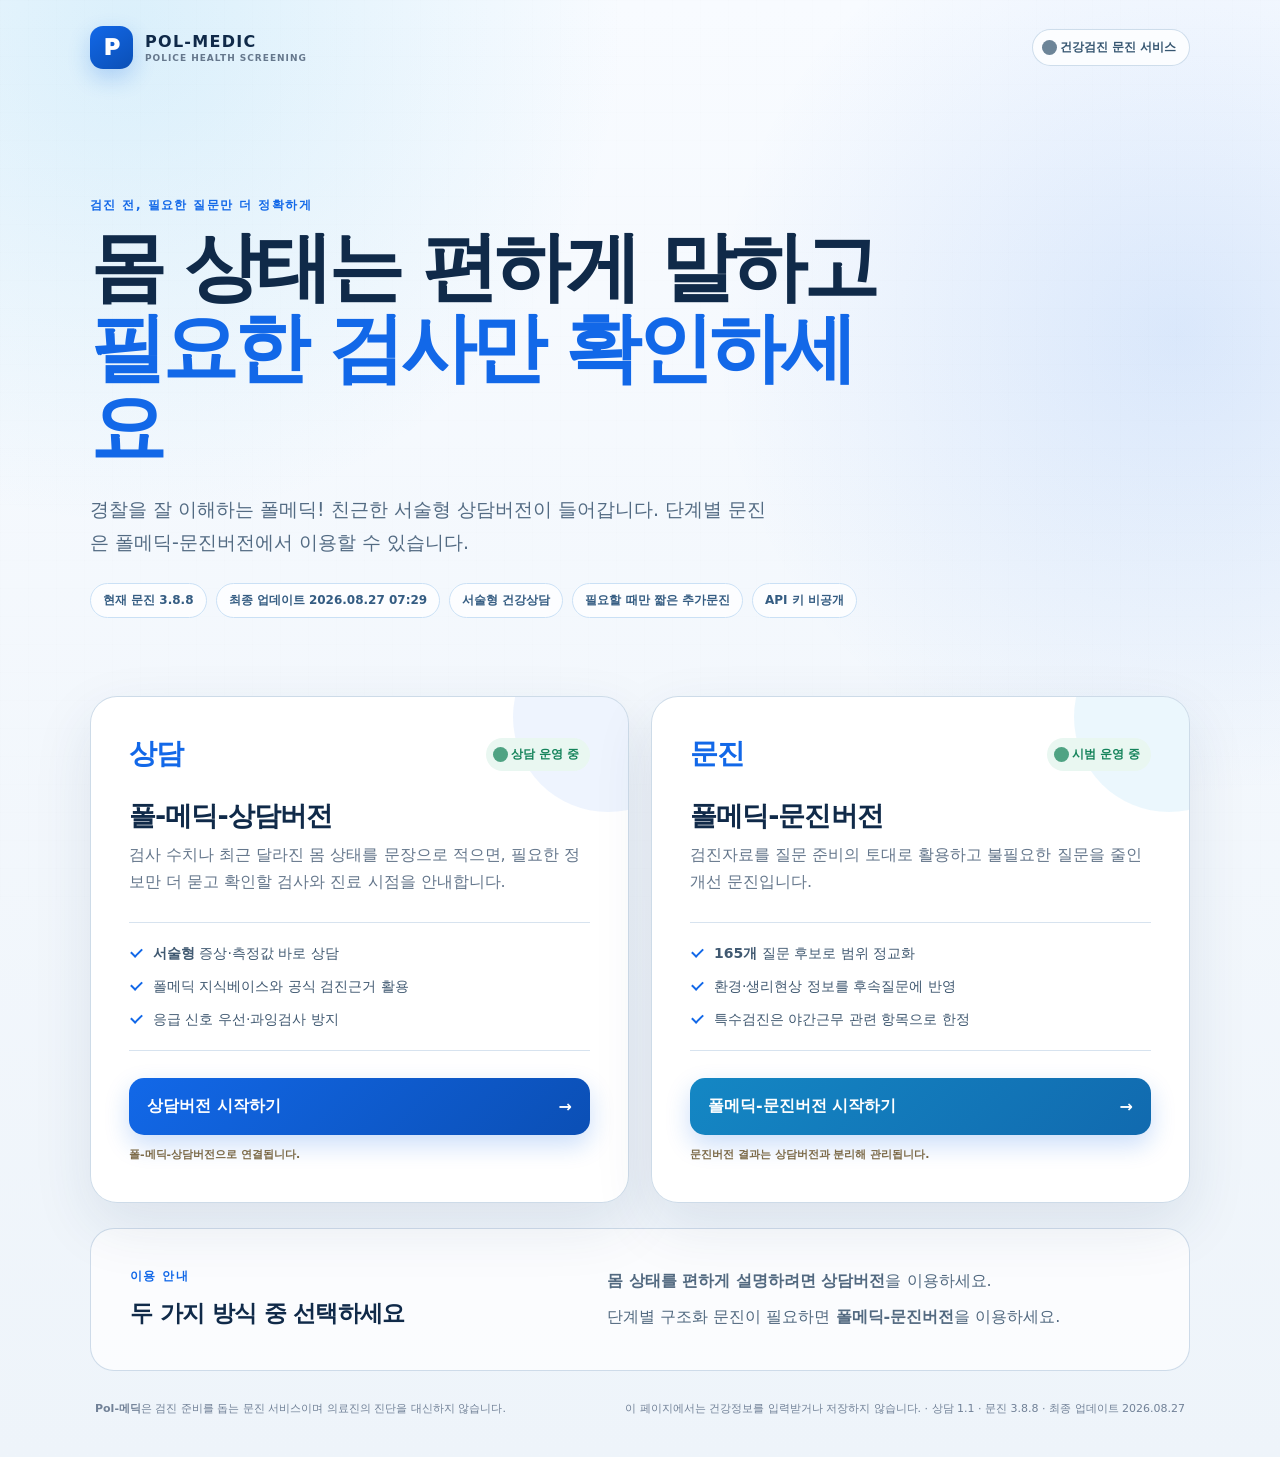
<file: index.html>
<!doctype html>
<html lang="ko">
  <head>
    <meta charset="utf-8" />
    <meta name="viewport" content="width=device-width, initial-scale=1" />
    <meta name="theme-color" content="#0b4fb5" />
    <meta
      name="description"
      content="서술형 건강상담을 제공하는 폴-메딕-상담버전과 폴메딕-문진버전으로 연결하는 공식 진입페이지"
    />
    <meta property="og:type" content="website" />
    <meta property="og:title" content="Pol-메딕 | 건강검진 문진 선택" />
    <meta
      property="og:description"
      content="몸 상태와 측정값을 문장으로 상담하는 폴-메딕-상담버전과 폴메딕-문진버전을 이용할 수 있습니다."
    />
    <meta name="twitter:card" content="summary" />
    <title>Pol-메딕 | 상담·문진 선택</title>
    <link rel="stylesheet" href="./styles.css?v=20260829-1" />
    <script src="./config.js?v=20260829-1" defer></script>
    <script src="./app.js?v=20260829-1" defer></script>
  </head>
  <body>
    <a class="skip-link" href="#versionSelection">문진 선택으로 바로가기</a>
    <main class="page-shell">
      <header class="site-header" aria-label="Pol-메딕 소개">
        <a class="brand" href="./" aria-label="Pol-메딕 홈">
          <span class="brand-mark" aria-hidden="true">P</span>
          <span>
            <strong>POL-MEDIC</strong>
            <small>POLICE HEALTH SCREENING</small>
          </span>
        </a>
        <span class="service-badge"><i aria-hidden="true"></i> 건강검진 문진 서비스</span>
      </header>

      <section class="hero">
        <p class="eyebrow">검진 전, 필요한 질문만 더 정확하게</p>
        <h1>몸 상태는 편하게 말하고<br /><em>필요한 검사만 확인하세요</em></h1>
        <p class="hero-copy">
          경찰을 잘 이해하는 폴메딕! 친근한 서술형 상담버전이 들어갑니다. 단계별 문진은 폴메딕-문진버전에서 이용할 수 있습니다.
        </p>
        <div class="hero-points" aria-label="서비스 특징">
          <span><strong>현재 문진 3.8.8</strong></span>
          <span>최종 업데이트 <time datetime="2026-08-27T07:29:44+09:00">2026.08.27 07:29</time></span>
          <span>서술형 건강상담</span>
          <span>필요할 때만 짧은 추가문진</span>
          <span>API 키 비공개</span>
        </div>
      </section>

      <section id="versionSelection" class="version-grid" aria-labelledby="selectionTitle">
        <h2 id="selectionTitle" class="sr-only">문진 버전 선택</h2>

        <article class="version-card version-card-v2">
          <div class="card-topline">
            <span class="version-label">상담</span>
            <span id="v2Status" class="status status-ready"><i aria-hidden="true"></i> 연결 확인 중</span>
          </div>
          <h3>폴-메딕-상담버전</h3>
          <p>검사 수치나 최근 달라진 몸 상태를 문장으로 적으면, 필요한 정보만 더 묻고 확인할 검사와 진료 시점을 안내합니다.</p>
          <ul>
            <li><strong>서술형</strong> 증상·측정값 바로 상담</li>
            <li>폴메딕 지식베이스와 공식 검진근거 활용</li>
            <li>응급 신호 우선·과잉검사 방지</li>
          </ul>
          <a id="v2Link" class="primary-link is-disabled" href="#" aria-disabled="true" data-disabled-message="상담버전 연결 상태를 확인하고 있습니다.">
            <span id="v2LinkLabel">상담버전 연결 확인 중</span>
            <span aria-hidden="true">→</span>
          </a>
          <p id="v2Notice" class="availability-note">상담버전 연결 상태를 확인하고 있습니다.</p>
        </article>

        <article class="version-card version-card-v3">
          <div class="card-topline">
            <span class="version-label">문진</span>
            <span id="v3Status" class="status status-ready"><i aria-hidden="true"></i> 연결 확인 중</span>
          </div>
          <h3>폴메딕-문진버전</h3>
          <p>검진자료를 질문 준비의 토대로 활용하고 불필요한 질문을 줄인 개선 문진입니다.</p>
          <ul>
            <li><strong>165개</strong> 질문 후보로 범위 정교화</li>
            <li>환경·생리현상 정보를 후속질문에 반영</li>
            <li>특수검진은 야간근무 관련 항목으로 한정</li>
          </ul>
          <a id="v3Link" class="primary-link secondary-link is-disabled" href="#" aria-disabled="true" data-disabled-message="문진버전 연결 상태를 확인하고 있습니다.">
            <span id="v3LinkLabel">문진버전 연결 확인 중</span>
            <span aria-hidden="true">→</span>
          </a>
          <p id="v3Notice" class="availability-note">문진버전 연결 상태를 확인하고 있습니다.</p>
        </article>
      </section>

      <section class="guide" aria-labelledby="guideTitle">
        <div>
          <p class="guide-kicker">이용 안내</p>
          <h2 id="guideTitle">두 가지 방식 중 선택하세요</h2>
        </div>
        <div class="guide-copy">
          <p><strong>몸 상태를 편하게 설명하려면 상담버전</strong>을 이용하세요.</p>
          <p>단계별 구조화 문진이 필요하면 <strong>폴메딕-문진버전</strong>을 이용하세요.</p>
        </div>
      </section>

      <footer>
        <p><strong>Pol-메딕</strong>은 검진 준비를 돕는 문진 서비스이며 의료진의 진단을 대신하지 않습니다.</p>
        <p>이 페이지에서는 건강정보를 입력받거나 저장하지 않습니다. · 상담 1.1 · 문진 3.8.8 · 최종 업데이트 2026.08.27</p>
      </footer>
    </main>
    <div id="toast" class="toast" role="status" aria-live="polite"></div>
    <noscript>문진 연결 상태를 확인하려면 JavaScript를 활성화해 주세요.</noscript>
  </body>
</html>
</file>
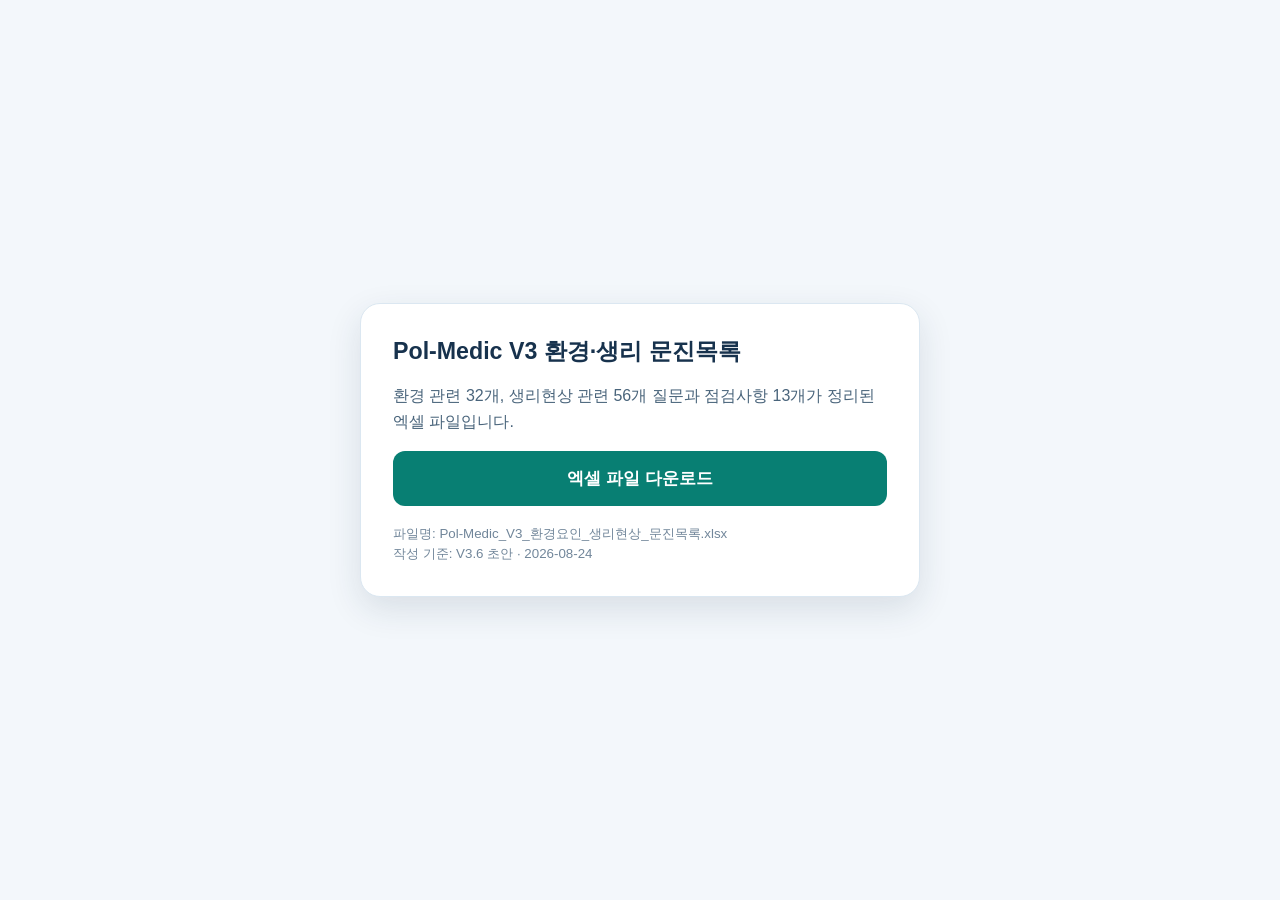
<file: downloads/pol-medic-v3-env-phys-question-inventory.html>
<!doctype html>
<html lang="ko">
<head>
<meta charset="utf-8">
<meta name="viewport" content="width=device-width,initial-scale=1">
<meta name="robots" content="noindex">
<title>Pol-Medic V3 문진목록 다운로드</title>
<style>
:root{color-scheme:light;font-family:-apple-system,BlinkMacSystemFont,"Segoe UI","Noto Sans KR",sans-serif}
body{margin:0;background:#f3f7fb;color:#17324d;display:grid;min-height:100vh;place-items:center}
main{box-sizing:border-box;width:min(92vw,560px);background:#fff;border:1px solid #dbe7f1;border-radius:20px;padding:32px;box-shadow:0 12px 34px rgba(23,50,77,.12)}
h1{font-size:1.45rem;margin:0 0 14px}p{line-height:1.65;color:#49647b}
button{width:100%;border:0;border-radius:12px;padding:16px 18px;background:#087f73;color:#fff;font-size:1.05rem;font-weight:700;cursor:pointer}
small{display:block;margin-top:18px;color:#71869a;line-height:1.5}
</style>
</head>
<body>
<main>
<h1>Pol-Medic V3 환경·생리 문진목록</h1>
<p>환경 관련 32개, 생리현상 관련 56개 질문과 점검사항 13개가 정리된 엑셀 파일입니다.</p>
<button id="download" type="button">엑셀 파일 다운로드</button>
<small>파일명: Pol-Medic_V3_환경요인_생리현상_문진목록.xlsx<br>작성 기준: V3.6 초안 · 2026-08-24</small>
</main>
<script>
const encoded="UEsDBBQAAAAIAPJIGF12Kl/[base64]/frRZLo5l/tK/XOySrI0XgenYYMYgcTl1O9k5qr56al/lfEulIFmOhSx3OgRPKmbd/0vPNanHeXs7Xs7cdEe1ExI2ZzUIAhzBKI3v/ouW0uX1s3i92OHbHSTwKCRCTuElMXc/ZAwdv1423jzP8BFBLAwQUAAAACADySBhdIuMCYsoFAAByeQAADQAAAHhsL3N0eWxlcy54bWztXVtzokgY/SsUed2NNDchFTIVFar2ZV5mHvaVKCpVzaWAzJL59VtcVDA6aaRvdOKLDWUfz/m+0xdaoR+/lRGUfgVZHiaxI4N7RZaCeJ1swnjnyK/F9m9L/vb0WD7kxRsMfuyDoJDKCMb5Q+nI+6JIH2azfL0PIj+/T9IgLiO4TbLIL/L7JNvN8jQL/E1eVYvgTFUUcxb5YSxXiPFr5EVFLq2T17hwZNA5KTVv/[base64]/9ogiy2AshlNryz7c0cOQ4iYMjZPvhDyvtMv8NqMbgenkCw03Da7e8YqpZrz4mfFd1LU8hh694c9N0yeF7rqct5+TwwUp3VxZB/[base64]/cRh9idlgwUWywXK8MFN9iiX3GQiH7V8bagRQXJFn3EIbZgEFHkTgvBYZexLvurF0mUipfiiFJvQI/7YQyPxXo6sg4g/FHh/bs9W8Apt53Fm3rpJj4WQwjbYgPVHjTf2YU8fEUXXTNuxS+3py9CAlCvAfhpCt++v0YvQebVS1KV6uasl8TdoxDC09GiBquP/0gBfBYK9fEzDHdxFJys4x9OVOuRRbiu1gjWQVwE2cEj5RYxgxqj8KmfhcJHGfwv89OfQdlAoSSPD9rvjTdYSMeFOiMLaPxSAOwpqOwpaKIlAnt3QCd51Ghr06RN1yT7JAt/J3ExqvvlwzhEpWjiSGFvMAwjPr+WIyhOE0GcjnDRSHh8vkZBZ0/BEC0K2MdNOpGjRptutE/tt0hSearBJ6VC56h/nXJ+CCszhGg/xnTbjyFELq6p+MoFHy2ej/yQUMbrgv+YdVeCc3nsc7EObZP9Wi1vFEz2FObsKViiJQJ7K6KTPGq0rWnSNie9MMnQOESlWOJIMQVbUeXMcgTFWYKJY/X/HDoUSI4YDGlj6Zs6E/Y5IxOY/FKw2VOo7jRjzgGIlopb2hZKc6KURer0waTps/fObX8B5dhNmAWBKQlqb+IXyHNIiibrujn7P5B2plkWIwoWvxR09hQM9hSAKlomsF940ckeNdqYM06NN6tfo2++yuXDNwSFUHYS3h84bfaDcjW3Yc4BcMCB1UrgNTtUTyJi7gdWJAAPJFQOSJC0BPZRk5aNiBIHUyWuTpQ4S4vj/iWBqe2xiwEiiVEFEsNbk8E7K+auEWGWB8SWp4otj9XzILTPwwH7bIMT3liGAZv9vY7XKOjsKRjsKdBczaaTCeztkU72qNHmfTWbD5eMvcOFD9OQUsFsHXu0jAnfrndNhSGEiolZqrrsE8BTV2UYYsj4chX+C9NJO42qNMruI6GN3//QI2UGsL/+vMpB54CDwQEHmpeglJKB/aKIUgLp8eb9KpQTo4wemvjwDTEZXM7v2ueKdx4pXj9i/OyZ5cfzUrU5lSN/ryjDjpyzJ5TXYJuy83Bys8bZNKGrQtXZOqu/[base64]/IIECNEB5Jjp2/7yBuAozjNHbsB0tiz9lF57DC17f7nGiviHFc0BCYVwbQEI2KGNM0BFuRfPPB7c01nIsM5UijMEchWGRQfP/9DLR9TiifwxBkQmzmus6jDOWQXxUbRPc5SQqWQ8GvCpbqMYM7TNOc6JZhuHoOMQVt3iVBOaKClwsRYU/RAbLyWvxilj/8jS8I014hCcEO07jYPaO9ABqBXCwIC4EhP0DTb671NoqIiWAlcCU/TWAdEb9YMpCl6zbSWFr+zOwYJIKIMXDpl98uo0TAKEK0lqOCTcc1fKsBK6hqeCB74Jn2IEBhsMcMgXtvzfoBElUNZ+MbXQXLB6cfIFHV0BkF3BnWfWD3AySqGrqjgNnyzrOW/QCJygimL2O46/m+28BbTFKQHwfxgesa3kOD72C60mpVAip6jfcrSXCEZN/l8G/BVgUVsspQYKqJtw1KYFQ2KCR4zbD2iNNMSB44R/AdQMSPAvQBZ47puwKOUB8hbek6Bl3dDLk1uZh8JBNMyJN4I+iRS3G8IDheYULkREa1pdhkC8Iawh4wZbAb8zpVyrVNwUNggMlc0kEwFdWa6zVPPZyTbf6ziOumN1s7gHMORXfBcBSfaBnkLOWqhhJ3sg7PntDR0Q112CfqkHdyshDf/LCQ4KgQXSkPwVSD5SnhzGq75REkKC4LVifolfUsJQ5mU3dkfXZrTygxz2CMmrzGlJKpZuu68AxFVqR4/mElQTAhpNyqSxRZH9sBof2Ztiv5vebu/sssNoyLB8izCicvtecrVWgCw/kCGqvcmcvR6MM9REmCIjGx0k0fuaizHLz8WXQ5KbYCsacs3mlrsmV/YBwCxzMdA2gx5qIpgBZj1rXP+P2iW4dkk8HayXsPbYWX45ZTESvlDKX357Xidbo6y3H1ftTAtabs1pt+Ei9wPgbKuaT4R+B/1FMrqzz3sanqUOVNGq09Ic++kNF2Xfl1hjps2dJjm9cxORv8gWpWbv4BUEsDBBQAAAAIAPJIGF0NHrnoZQAAAHMAAAAUAAAAeGwvc2hhcmVkU3RyaW5ncy54bWwFwVEKwyAMANCrSP5n3D7GkNqeRdq0CiYWkw2Pv/[base64]/ycylv/YSMzi5aChGZ9UetknpuZ9568eTN98fV+Jo1ei7l8SsqGBbfDJSAxuyklU9ntsPCqsLUYFL5eebEf2pNyP+V3RLGA9jPpbD60HxZ2CoXdkNOZ39wRM4m8Q9oVs/[base64]/ut+j+59EDFj3wPPqSRV96Hj1o0YP/B935JACqmEiikCAfOWkP5WgnIhaPf0j+LB+q2k3SZ9UtoDwNWCEs5As52vJ65XspvfitmExtopdeZJ7XjNtPgy4cafhDG+F2D65kBFoP3zbN4wb+0CYzec3mQ3/mpL2ReXjmmYeHzmNpbB5mTYZ6G730OgIIOiVQSqDVEJSb0FARXJVwu7eAzHMV5Bu41I2bzgKCM9241Y2uCo/nCwj/t8cABPU3uPE7aDIydBXrKjJui+ZxAy5aoPbxpYqgoeAPbVNR6QpllRDKJVxuOhDUT8gIWj+EPC5PYNEVXPT4Zi/aO33RLPJWP988zvFR5/j9496hgbH8YL7/2TYji/vXKVwrmDO5a7PHNXo6vutBQ4XzHo8emU23YguHbbhoGXoRv/2dZ2V92gIaVeO2CIdtU7nm8aLTeKUaNBRkKjJcnPKIsWlEtQFXRWQ8VIy7Bo8Yn0JkQsOVIhwdIHwrQ0OerR3/PJrw08ECbMewc2hrZe27f/zt76t//spyMduqX/1p1R9aDbr+QkbaYnPyerhisYwGuUZt+58ZdbtsVv0BroymW92ITsx1zR9aC7oWBKYuxOQljI7iDnLVxh1l1b+45h/l+rgam73uEaWxZftsq3Z7ufqbvWq70Q1/aMPnWhCYOO2r5Wr0WcapgG3GuSqIW8YDYzoeycKz9RuYM/ctzdkvOM9+CLJJL48nG+Ueym1kKh2QtdnTXp5nmGV2TgXHhnE7ECh9Q5eNbh+3O5aaQSva0xyC5gloHdzSEetoXvwbSrVBF8qqocuDrql2oKwNuqD1oaGwUwzkG+Ouj6BUw60OfNDg6IAcY+xcM5WWdUpxN/TTdJ1P+5EHRnjgOg+M8sAYD4zbwAl/u11zFSguZmQ8sB4H8alx24LjCmiVQRcftgZd475qHt/jqyac6YOu+es1nPUHXVNRcf160KX+ukf43Q3CjzILmFXekFNQuSYBg0+n+J0KZ1X89hRBvUTKg8PaMI5WWrLie1YFWbVyFK7OjMTIOkZCwUUjXHSdi0a5aIyLxu3oZEDmqxjd/IB4HYidEMRTRKJFtGToKoLaAZxdE8WS2grqVZKHZBVKDWQ53aq/SjW4OqH1129NxHROQkbyGMJ/fMTvSnBWRfhUx1ofmf+S4fgXVr6w3dAm8TLu23CpP5Vu/FC4uaHgoREuus5Fo1w0xkXjdnQyFHMVzaQXLxQ+BzJrJVx+tCIyTBpFe+lMiiAi9fMiMitVqyrC71RDLyJcbhM3W8UzvutAQwGtY9VNX8g6I/MadTAPjXDRdS4a5aIxLhq3o5MO9s7lYC/fwX4Him0g/[base64]/[base64]/WalgvicjkxRb8ghOid9/+uY5V4PRSYotwwSneB8/fjR0hR+xSQ4/ES3PmYg8M24Jo4/nw8fPjJjbFtfENHsX/fyFcuIWiWIoPrQ/3uQJxT1TmoKheHBK03KI3HK4TW5XiFbc/EZ3iNaA/EZPiNYv/EZviJ6n/EZfiB4B/MZAKE4yNvOa3VG7iW3x20RuO5XNo7S4VQgLLseSgHLM1fTvgrRL//IL6EepUJAyw68dMZEUc+TLK6AtSSp8/mAjff6Hy8r/AFBLAwQUAAAACADySBhdWYQKAgYgAAAKnAAAGAAAAHhsL3dvcmtzaGVldHMvc2hlZXQyLnhtbL19W1cbSZbuX4nFw3T3jLHQjYunqV4GhE0ZYy/sqpp+0pKRjDUtJFpKquyXWQKnGdmojqELGWFLtBhDAT7UaQHCktfIL/yA+RF+VIT+w1k7IlIXHDuVStnzUmVSueOyI/YXO3Z8sfOPf3q8ECE/huKJcCw62ue8OtBHQtG5WDAcnR/tW9Ie9g/3/embPz6+9lMs/pfEo1BII48XItHEtcejfY80bfGaw5GYexRaCCSuxhZD0ccLkYex+EJAS1yNxecdicV4KBDkYgsRh2tgYNCxEAhH+6BA/vT7cOinRNtfJPEo9tONeDg4HY6GEqN9A30Eqn4Qi/0Ffp4K8keOb/7oUBYxyWu/GyfB0MPAUkSbjf10MxSef6SN9jm9XO7xtblYhAvMxSJkIQy97iMLgcf8/z+Fg9qj0b6RPvIoHAyGory2uaWEFlv4QfzkbJYipF1S2tWQdg52Ie6W4u6muKcLcY8U9zTF3V2Ie6W4tyHuGu5CfFCKDzbEvd4uxIek+FBD3DPQhfiwFB9uinej+REpPtLseze1OweMaQNzVL7UVQGNedeceO5uBs9pTD34h6GBoW4KMCYf/MPOCMBUFQW0zD9XpwIcTRvkRjsR0ALwRzz2E4nzl8Be3S5DuGHBHDjm4J3rzj6SGO1zD/URbbQvocX5Tz9+czcW6b8dCobnyPduUt/O1k4/ssIyYa83Wb5CaqUkLRwSelxhBzphBZ2dlgh9d0R389CoH0XTGpWMyUqGjW7Dw3HVwwnVQ5/q4aTq4Q3Vw5uqh1Oqh9+qHt5SPZxWPbytejjT9tDBB6dljFxyjDxmY+TiRVweonpWZzvH5Hv31UHCSimWSZFapcj2klfJp2S2VinSswphhRzbrnxKbtMXm4R93KS/5NjWOv9jt8R2juuZLDtI0oM0mZm6cfO+/4c7s7f8d2am/+y/d9c3PnV92u/7t+u3R+/Hl0KEFTLs5BmhmTQM/NY6kXWIacC21pmeI3QlW3+apCtQLGGZF1AVPa7UM7+xnWd0LUXX9q4q54hLNUdUDydUD32qh5OqhzdUD2+qHk6pHn6renhL9XBa9fC26uGMy3SOeFqmgoe/6Ry5NBemJpQ6FW8DGre9zfQKfZ+k73W6n1XJjSNyYsaxp8v1pzmV3AQiR9cOa2e6SsKHSZwlWSpL3z1TCU1i3VrbY4UcYQcpesxnZe38WCV/w1QtpL6dYfkKXSmx10cq8ZuYuKy3mGNP84TtFmsnJZX8FCa/[base64]/32AP/fDy2tKi0MURYLjrgDhSLRHSX7lcJy6RpYY+9rTK9wl5vKiH+Blbmq+d8AtKVUq1cJQ7CDpK182OaTl6U6+k0e59jq+mLMk0n6T/4z6ksWzm+KNezGf5/tl0RcrXz9frq+UW5dvqRftAvyqCbl9vEQeovPrBU9qLMCjqYqANWrvrTpNK6kUYKPbNChp6VYO0TXa8Vk4RtrbK8Dsui0tqxAV/LsZ2N+vYmPSoRphfqT/OEZsXKfLDMChsCDpQ40Fak2AX++I1bafqm8/SiTJ9V2PucnK+E6XuskFEiAFZOTq9vZQWCGMt8vkRYRoelPl8lLF+qv9END5IjJMtnjQoFzCsRA6kwGH74pP9Hd//D8ONQwhGNBUMJx0I4kQhH5/2JUCQ0p8XiVxefXBseVMKJKNXt/Wy5KV1eCj8DkkErQDIoyh9QAYlLCSRCAjaLl6C1WivCFD5fp2nlRB1H6uqMJIhg7TQNo/VCDSZIO6OgA3/iUfih5l8MaFooHlXCCSJuwEm5So9L9Wym/jRnGU0wzeWrAg08bLfoEvojDuJmu0Vn4y8v2y26G3+ZoAFSyWU0aO2ABUzAhq4HTGgr0sAEjxITkD7dm/b57hL67pD+krooiwkod3i1Yo4WlZNp2nQUWL7Eu8LLEjoiMD/1ioEVOmFbJblVYHmltm4jVViGgiElFEiFDdqAgiErUDBkAgVKrB4bsg0FSF3CBwWf1gQNMFk+TEooGOoMBYFEIjwfXQA348mCEhCwzp7nwHpZvgJNzpdg/YYFpHUKgYHVXx7XM4d0PQeLPk0nxS/sIAnWSItFMM31HGFbRfZmk0+zS5ACKxMr6KRVkOk5+tKoq61gAKX6K9i88vl8WRRWNF5na4XcVuuZEmmtNJu6RlwDLg99phM3e7OpRDZMN1tFtvrzJWvikAH/LawrAQwp6zPA4vZ6Ua5nSnTtA4evdGMlX0eBDJs8ndBqSIVWXiVaIR0AO+Ihi/67s1O3r8/[base64]/aU6ICMFz3V6y+q14STlHZAb/[base64]/9ZIjziB9bwJBiLw0cQAcTYj/Yx6Rh0nHekRBpSr9cyIfRjgB7EdcQDeQoFACdRjUsQOEmC1WYICVDiVrZ0mYcehnlw+rMGRQELzC1AAgoU/9Diw4E9oAW0poQQFtONi5+N01Yo57jlkUtxt4PrgC+8zGcesnZRqxQw70OnaIV9dim9YJmvmLnSo83IdtdMkBFn5/3CfAS30821K07UZNHqXL8EOM19FtxbYQBneQ1NR+RJdKTnoPyqizWaeRHuhBkQMKyEC659ljMAKaLSUH6Du5mtnzcXg9d9FoHotxxcEgRl5HQCj9t9ZOKuha2rowGqzjB3qMImhMVvg4bQEHk4T8FA2akyK2AIPZy/ggQjTs/N65sgkZII1uAU3gP4VXIqE/MGQFghHEn4t9FhTI4jT1JoNE6u/fF4rF9rsUMRWdX4mf5CuL1cJKyyzV6UWB+LTRoEMDPzHgJet8VCsCLTwMIaw62E5N1m+Csu4mLG/hwrpu/8k9dfpP1whnzZ2icv1HwODRiQafIBS3tj88AIaIuJPLvVfRiXyxXy1xTZkOfVcia3lhRDIvDW2UBs8kCFOMaFb+Qps1mX8tFbcYDvrtUqRsJ119rZKaHGTJtP0xSbQH6Cf4F6dSshVOVXQXHf9dfpKS8/ebBKXx2iKbLqL5atXZCuJ02X82mhks4VXebB1vwTtq2d+o++OWD5JaDELJI21HP/1V0BNCnoofDZWaqjHJgfMCANdBN7zll2UpRech+hPi24vyixfBW9TtlftJd/E6vtCASbUXDv5gu2CBtKPqJHeaR3piYM0H4/PTt33zU5d75/1fT/l++Hyz/fGb/omvpv29c/6xu987zNZKbBBe7pM10rGCMDkeJ8Sf1yU66/T9Oycvk+y3ROwEuBLHJUuyvVN7mGyX/N8gS0ZSwffZvMjCWD7sJ0N+lJ52H8ba4zlhUSp5BljQGwtJC5LC4nLZCFRrvFjUuRzxUtl1orLyMQfx2qztpC47C4kSIMTkVBoUSwkndcPl+n6wZFw7VhOqFYA3tsgbLdCf60KjwQHTGPp4SU08HGnQH/Zq1WKF2W2twFrElcup48VclcIXfl/3JXLyvouyuw1j7M3671C2NoxVMw+btbODlkejrDfHdVOj3gYCvCmUs/vcgkBNHQ9y1c7zubhO+bCcu2scIWD68Y6j0GJOM7vBCb9rom3fKPaGr5XA67pFDKwlL5P8QnV2vOLMnsLQOww+sn7eFFu7ZzRJTX2ujqf5IlIXY7pJ3CuuF7AkdZlF2ldKqR1KkPZt7AmN0FzYvbOD/f+3D8xO/X91MwN+5CKDcvlOQWwKohMbLfIPmT5YsUZVf9KAF0LGc5Z0Al7tcH0E7mBZ9k9lq80DwToS53u5gk7zdJflaSz21iDrMKqU+0Lzxjqt4Wrbku46jbBVSXYj0kR1EGHA5YVpZ7Gsdqs4SomXNlFmC0+rKk/BcIJzT+njuxhQmJFph/gSImjYJE7l8AS2NbrmSwt8ANEWizWqh8JXf0b7IPzWVLfStFfj+lGlhZSIDC3wCeZ8gjxIFmrpABzAV9bAUz4i58BGBxp0vUjE+7tDaw7rc36/dzCH9QoZDrWcu2QbvjY7alPz/ddbmMGAJXrQ/aibBDKzzZoYd9RK4JTw8mQnCckj0paW2OBZIHOhdT/ZTucwNUB19xKXFPCzS1MCWAjt333r4/dmZ4a7//h+tS9+/3fzdyaufPDDIpcmD75HJaQQ9/9Nw+iFv8mFrUM+AwSmjgGdT6rxOqxDEhuxNFz9wBIHkuA5MEBSb3ujEkRBZHnOfdBOA+OrRzXzgpqVEKqbKPZqyHJY4duhbU3HpoDUkVsbm5pMaCFY9FAxB96vBhLLMVD/nB0LhwMRRGvz2Pq9RmMzq1nDVcvo9OdLKBt7azAORc8yEjzVU6SaD2j5Pi0csw+HAIrM8UyuxdldlpimV2p2SukdlqsZ84J/eWE1IrrbKvK3gBRIwk2WNhgpedXCD1IscxHus+Jmhl2WgKn6d0zAiD69rBRkuECbpXkIzh/lAFFue1BUA7TQLPxotHg98smguem04N12CaXOk6Tm1gVppcrJgORREiGQukBAmaeDmep2ZRDsC5Zds80AupRopr6lATrDvfHfL6Jad+9+1Pjt/on70xP3/nhu7vgrdFflPulaaysxjUW1XUSTn17mmf6CV3viGee3vDM5VbSsmYMjdnCM0v0c3gLxTM1/1yK2Mczr208QyTNNq1eG2Amt7FqLEMKFHs+wCmYN7z3hP3XM7qf5V6Y3PLJHWCtuFwrLjfua6zl+NaUnsGOq3Z+LN1MADQ+QY2Ain45gqqOFmb36ItsExf5Nnl1HaAs/5EXUtwUG9qd/Vpxg7DiEXt9dIWw97l6NiWCNWkExpDOi/[base64]/f6owZFyu5Uox4ljBFHt1td8oaHtnKce306KLMSnk4RVxNs3wafKc9CIXx39jOPmGnv/G7NfWnen2zKnYOV+Q9Gnqwx7YAEd/r7EDv5J5dwX1AtfMnoA9wie3sG2dKPDhzhdRf/sa2+GFBju78doWw7Qpg78px7QSCYrBtThL2Yq/+okILKX6FjEf8WlTRXAp4bC+b+h3nd14O6bUfj4GhZnYMhZ/pPKqTk0y3esZ8D40x4bnq4XbT0UW5RafcqRTaMCKdF2WWPWRbJaPj/GoTe7p8UW7tqxq6B7+W4zn4pRxP5Q0FJ3Iig9kHv0dk4La4IWFqs9MdLO0LIHaP1xNcbuWiNWPoyxZiW7qhAG+hiK2+oiBF7CP2kG3EHrJ7YjJkEbQ7n5sgJbWdNLSqgEenhNNZOzuE63D0Q4q+FDcTJS2s9Ril/Xz3Gj+LV+E4P183h3J+mK7CcX5i3gLlAonIp4090o7aLZtg8mljH0Vr8mnj10uATT5tHHTGbOkp80629EWcqvODduimXJmA9VTkPznlT/tG/YDxbw+JPIdHwBmbt2KcGg5g+/iokda6CXwpJ9nuLYt2QQNyXcjJzJAZ5MozaBmSJuzNOjtVmvg0Ws4XA9weL1m4POpbFoa2bAGupXsW8BYKuOqLFlLkc21yg1Nj7LBtjMUuWKBbRh/WvkehANCjjbvm4UgkGkogm3mkCNjMZg9bz55fwb0J+nfwl4AZXRAxfE5hKdWfpmA25UsNRznHAVWwj03JkcPmBg33E1P17ayMAKhBwbQPLd66vDOR7RkTTO9WqNFAeY1CbQy3sA7BVL3pu36//874+G3fBHqGgU3bbJW+3DbG76IM+jktgdcLi0N+o1Z5Lnbf8ghWDQA9XpbwYiepPVyXgIwsFgDA5MKEU31hQop0BQAjtgEAkRRBJDyliQ9rpYSBhOZ/9CQY5zE+fzgaCIb+uhTQkK0xUlQrEKzl2Jt1zj4UhLWdfXCMtpOEHnNuCnt/RN/r9Z0UPxYAS4J8SAAgEKp7UzCFA4zan8rS97rBkSOssAEXnDFW3Mj/Nh6MdI8HyusSHuR8c6Q3PEDvSwDn3HAxijmmF+CCOF3Dku/cxkqybvzIdquHSxI83V1H44e3UONXX5KQIt0YP1ZLZ+NHJYs54NLyTB9K48dayY1/AZLIBSL+eDjxF6W9Y9Ls41E9vU/PNmC1OK5nU7VSUizEck2vnRSBLAZ0h/88hH6dZunfqwQcAeBF8PbyHRhsPTg/knsCPMbDQ/D07FxggxkcoM1rugX5bD0DfF7CyodQNM+Rp4QFrLCvBgvYmJrAQrtIAxaUEdxbWIcswgKq3IOUGPjMR3pcbV7PlgHRwjJs+fUTrgOLN7OxqqzjhprtYKjLFm5Yuh8Bb6G4ob4fIUUUkQrYnqtxw2kbN5xd7xqw9s3FIkF/OPrvS/En/sSThUUttqDeM5h30OAcAS1gdR0O+PJZCDzDcR84Cmt7F2VW/EiLJw6Imjx9DomI6tubwLessoONizJ9ud1kE1i7km3eJLa6zgO5EPrI8/DAqw2zDYV5aV8DKZzdI4WzG6Qw4diP35me6J+a+fY7nM6JiUtNGDcWCq/ERgJ2bvzsk2UPhcPGj0cOdPo2bbDJuObUWNEjA96rPrSfMRRmCyssUeDhLRQr1BR4KfL5miTObAQ5Rw0ZLtuQgXGN0avGPqyZ2gP/XCyqBeY0vxZeCEfn1XiBSEMgFNKfPm8cUbUwkvjV7GHO0U4C7ZKuHJsCAMY4bhZWO/1YO6uaBBc7DEZr676s9bvMT3lAC4T+o0IP0g7+b0G3MjvvaS+yQ7gB6zfM2/tj/eN3Zu5fH7+PggOqNc4x5ZMKBhiOLWF3mNM5gYxno1MDQI9cba/6+GTG0IktALDE1Ya3UABQc7WliB0AcNsGAESywVZRYwDSUu2BfzEe00JzPL5gcvcaK0CaKFxMg2t9hWVWSPHwAr970WgUvz7JWUGQC8oMCjA+dXt5siYsiNBhYL4eGLi7dwXcXcQSsH5ZNHaUem+MUmO7IA6wWtM48USVFjYLPVKjvepo/oyhJlv2b4kaDW9h9q8++BmTInbs3zYpGpM02zMgzdQedNgqIHKu5jLG79kDbwW2CkC/kMkPi7l6JsfTG9N3z5oHUzyEcFriV7nW2WqauwfmZwxYI+rbOdhq6CeG/8HyWbZmxtHrMFpfDxQ83YOCp5v9gacnUMCo3W0bOJmwiZP85GZAbf49Mom96lj+jKEQW+ZviUkMb6Hmr2YSSxE75m+bQ4xKCocNT8KCNVZ74NfglMFs7TcngQr3nHdZ8CBEW4yLS3Cr+n2SFrNwSMV/4YzijplXsFrhMuzZuaywU7dvdhijr2f0XvNtgWz4NlgSJGARf5vuCpS8XY86eTXWbYuYgA34WUlcJGQ6gHs+CzEBcXQMqfpWf26Or9gzqDGiR6KuVx3ynzEUZAsjLBF14S0UI9REXSmipJyfHglSkhoibDN0UcmOEDFokqcpsBQMx+bj5hmasBKawQL41kI+zU5/o4V9OVvAJ3gFF9mtgMKgeTqmlnKJSfa1DsU0EyTxURLJP/5pXvvXgS/AScKGB8vOxEqp2lnVWpKm9rIb+R6RyMGgyRWlO1P3fP3Xv5uYunNj9vrt/rHr93ziQvnkdyhqYIP/Mk2LuYty/f9UWGVXjhErJI3LJvkqLfIMYgc6mOranhU/o0fqqFft0c8YCrSFIZaoo/AWiiFq6qgUwTBkZ5/[base64]/WNcwGKSG5HMstO0TNGE3/9Pdd4RnP4DDzLyFAV4CohCpr6dAXqTTCDWlv1BJzSl0/2SWdIarI1oq9SIgY2j6OLnkJbpfUcy3FtSh3b5Bj4gMYnhDvgw+V3/P6uBAdMMVyq/arhzDLp5C6dBxgc+DCaUYJRIuOAJmM6P6Xuls3Qbq8k6cCCxih7IkPBlIgvAYUKGVDdqTIp8blotFx3UuGGbEolKdnQhRkxciMRiOB5bCGnAczDxJEa68yReQoJD+mK/qwAFyi9tK4yYOQ4WRkW6B/8Cie9Xf5YHKxB2NQJ0PQND9wTIdpEGFqg/moN1ksciZq9PTk6N99+dxIMRiLjQjlBO8+BiemL8/kX5ru8+Xwzeb7LTnIVDi16ZkS41M9JQkx0kAN12RgJ4C0UCNTNSithwIbDKOkMBJgkDVFg2cSSwxoIL4Y+EfgxF/I/CCS0Wf+IfVOebQrvbnvL1sy2FSA8t7jHI9EE55a6C/1N83YauFNhBDtjUcrWy+kEurJFG60RDRDvM8AQrp9ktyCE1QIRr8gWwAx3YTt6EW51OWp1MBetWw5v49s5Yv2vg31wYhqB6kVcI81ljxLjjCMxq/sEAkcfXIk8Sq8Qyigyr/[base64]/b6JfiZ4+rM2Lc4taIuj1/1U5Uybd1jL9AgUhk5I958cFJ/yrljSd5ES5zDP67qPMzQs3fz9kDRoEzLBX5623LtfNNhtoez4cshfnsjSgX0CFakDAaKDxwNJCQAvP+YNL2hN/6MdQVONfreehSP7Fct6jX/bgFmn20OzzM+gwm5i+kuw4qP6iHdYHmLP37s/67t3rvzc+6/OhGSJRNeoFSFpifIaXHsEXmuErIXL1b+RbV39yFyvWMgq41bRnQzm2UMAS6xHeQlFAzXqUInZQwP0FUMBtCwXcHVBAGcaaxMRq5Yph7LBNeFVg2WP663HtNM1zKvAr+cv1be4K1DerIn0trKsd2I9YffXX6fqm0n5uYiJf1Ky7pzW2izTMWv3pOawP1s3a/XXMulcyo1v9cTlDObbM2hKZEd7CzNqtJjNKETtm7fkCZu2xZdaeDmatPNqZxMQg7yC/aAAJp41Lks8/glnT1SSkx5KWLT7MAR8lXP2508KNsQ7PqvgnEm5iUl/UqrvnJbaLNKwa2bV7erVqz9ex6l45iki2U0M5tqzaEkcR3kKtWs1RlCJ2rNr7Bazaa8uqvR2sWhlnnkS7+rZKz3jue7oD+c7AqiV7WKarWztkhRT/DsaLdbrCP64DFmR+axGtrpBheg4uNYty1fbt/V+wb2/39q3kGA4i+3Bvr/bt/Tr23Su/0K2+gmAox5Z9W+IXwluofav5hVLEjn0PfgH7HrRl34Md7FspNomJtTrj4iM4p8XaWbWxDYdg/TpQysSvEKvfrzTgQCf1p790cssxJb/V2cmzizJ8tWJFmdPrJib6RQ19sHtDVxMF1SklsT5YN/TBr2PovZIAkYy/hnK6MHTH42uJR6GQNhHQAvDyQig+HxoPRSKJtr9IPPQQkhldm3H2EYfqJ9e1GRf/yXG5kLlYNBgWqb4nY/GFgKaFo/Mk8VcuN+69BgbN33s4uxQJEe3JYmi0j1/[base64]/UbYtEk5ofQrVP4zFF5YiAec3UmlXRPeuiIZcEfDQB41pvAl/tNeheMTNezEwH7odiM+HowkSCT3URvsGrg71kbjwEvi/tdgi/5e3jzyIaVpswfjrUSgQDMXhL3cfeRiLaY0/uOK1wINI6G4grl3qfOM5iV8LB0f7Zr1DA66R4EjA6XR6PEPOuT7yeCESTVyLj/Y90rTFaw4HfGp1IZC4GlsMRR8vRKCfAS1xNRafd8QePgzPhSZic0uQE9bhGhgYdMRDEdHDR+HFhDFSzebwPyGbLMfOb/4/UEsDBBQAAAAIAPJIGF1ijlQn/[base64]/5FUNkkZs9n1jDDTpU+R/lu0Y5MKnkVVz8U0XzWgzVgpr2m0YCPPpClSQrjquUXieyajKeLvabTkI9OiNkLMc7WMruc0z3QwlI1tErfsYQoK8xqyfx4td771GgLtX0RmQYhgzO9q/C7gl20Fu7JgJ+1AnPdF/fOkHirY7ILlzetkGCio55Ia1kSjzW8OFWBOltnsiigE4qrB+2PA++PkZ1/hvFhuDUxOW6Iz5l9uxVlPoaxKZX5/[base64]/RdQSwMEFAAAAAgA8kgYXXTNJVUlLQAA1/AAABgAAAB4bC93b3Jrc2hlZXRzL3NoZWV0My54bWy1fV1TG0mW9l+p4GZno5H5EOLDO+4JDGrDGDCBsaf7SqEWBegdIbGSaNs3b8i27JaNei1PIyPbEitPYwNe+p1qkJGIwTf8lLmsTP2HN05WlpDMOaWUqvem25Tq5Gc9T2aefPLkH/90fy2i/aDHE+FY9FrPwJX+Hk2PhmJL4ejKtZ6N5LJntOdPX//x/tV7sfhfE6u6ntTur0Wiiav3r/WsJpPrV/v6EqFVfS2YuBJb16P31yLLsfhaMJm4Eouv9CXW43pwSZitRfoG+/uH+9aC4WgPJCie3g3r9xItf2mJ1di9G/Hw0kw4qieu9fT3aJD197HYX+Hn6SXxqO/rP/ahSXwjcp+Pa0v6cnAjklyI3ZvSwyuryWs9Az5hd/9qKBYRBqFYRFsLQ617tLXgffH/e+Gl5Oq1nrEebTW8tKRHRW6hjUQytvYX66eBi1Qs60FpPdiwHhjuwNwrzb0X5kMdmA9J86ELc28H5j5p7muYD452YD4szYcb5j5fB+Yj0nykYT7U34H5qDQfvTDvpOXHpPnYRd07yX2g3/5s4BuVL3WUQOO7u/jwvJ103oD96cE/7BYY6SQB++ODf3TTA/CpWgk0fX+D7RLou8CgAO1kMBmEP+Kxe1pcvAR49Q7axg0EC+IIwTvjAz1a4lqPd6RHS17rSSTj4qcfvp6PRTyz+lI4pN31avxxiX04rBfS/PHD8yrfLPOjCjtO1V9vaWYlxcr7Gjus8b20xstpflTR2McD9q4ExfvBKmQju+syu1G7AeDhBPZwEnvoxx5+gz28gT2cwh5OYw//jD28iT2cwR7OYg/nWh72iW5q6q1B2VtDTr01KJL4srPqTz/V8weym+yOOcryUqX+vMZfpzT+ocQfP2THaY2/M8zfKuwkpdXfpvnTn9hhrZ7/lZfSWj2/b/6zoPFMgb0r1V9l+PNPbDPDNnevaKbxmpdSGn/8sP64yI5T8E7pjL1Ia+ZRij861NjHffZzRqS/l2GHNfgezE+HppHS2OYue19hBxWNHafBpP7qGS+esXdFrf6yyDeLLVmh38wg9s1gDyexh37s4TfYwxvYwyns4TT28M/Yw5vYwxns4Sz2cG7Q8ZsZavo0hsSbvv4vvo3pSbRN5dsDX7zN0zV2kmInafa+gNlNEHbADTuH1geC2U0Sdmxz3zxOYxZ+ysL6/D4+wYy+oaq1ucvLxdaPE7O/4dgsWv11npdq7FGFvznAzKcoc5mvUeSPSxKCmP00Zb/zhJXfa8w44Jsorf6ZMnxj8HSZZ4q8iDbyTcpu2zCPDK2ezfFy/rxqVov89DWWwAyVQD7Dy+nzKk/vmsdpjR1ssY/7WAKzVAJPs/z5rsaLaX6Kfolz0nDwC0PzKFV/WjaPDPau3GJ3CTwwwUpe6/ENOxGuT+QyOPbl8Dj1nad/[base64]/u6rxQqaP59NsM8MLu32Q7gcUrX9uScda/f3w9SD6Gd6k2qZpKgf1AWYTUwDNNIrMQL+uGSqtvQw7fglzB17I8Nq78yq0Uzlfzxf4Xkrj+efmcVnOMywKZHtZje+m2Clav1kin6Xw8gPPD17Pcvi+nuiLxpb0RN9aOJEIR1cCCT2ih5Kx+JX1B1cHhwZRprCS9foujSSVL0e5SxwxrMIRw1b6/RhHoCW6blnAChGfx0G3oARBZHUxq3PgCMKWHUOmdJ5+orA4TSzpyWA4kggk9ftJlC+oqucrbPOU5Qrs+ZaEKnsP/LHPXuY083iflc40vlnkOy/hf2bNOK+y0wx7kYbX6vmixo4yfDun8fJD/qrCfznj6Rp/s3VVTGgPKufV+hZMOns1flThuy+BFkr8Tb5XYy9zZvUMWOnD2XkVfi3ss3+cmUauV+NPs/XXW70aMwz24/551TQy/EOpV+Nvt8yjz+dVflKsFzK9Wv3pJ/6hBL/nTOOhLP8VgMVVTbLRoGkU+dstmb1mGjkY4l6nWvLv1czqGTusaPAKOzwT2Co/FCy5l4F6H5ehUDAJgp92cvyXM40bNV7KQil3RQuI3zWWz8KqbDuneetvspp5WkNn1zeIDhkxjaKkUF54yLd/[base64]/hPfPNTMmsGOa7ycZ8cVWNZbozjLFTX2t10UwUSrWpMeFLsjGHaHRlHsEqWV1YTSGgUJYaeZDZEMO6zYDZYus+O0eXzWaEGB3/qLZ6aREiPUSZp9QBeTsyPuIOsdQ2d2cyPdQ3ZUBbKjDpBFSeT6aLeQHXUxnRntcjpDFPZL0AYSG2trwTi+6CHS4K8qbGtLwONVhb36pxi3bSQLft/bg2c8n2Xl3cYcRU4U6tsZ9kH4zHg+Xd9Ki7G+sMve1/jHz8KPJn8tp8D6zRY+nlNlswkAFtTnVf7qJdEpU6NKROI8fI92OXyPohQwhlKAY0XBF9kYwcXMT/qoURoYbT92s72sHLEtnydgn+/k2IvXXy56qBF81C0doOPl3Gj3dDCmQgdjDnTgQ+lgjGjNlok4ygdjLvhgrEs+IEqbiOj6egC2TNuvaagKWzN/sTjZPJQLERhKmib5/F2NfRDz/OY1zJf8AMNNtSxTgAm4ke7V+E6Z/bwr5uJ896VppE3jIU//Jr7zcrFXY4/+H7gqHhVkfudV/qbCy+mmfHs1vnkoZhmft8zjfV6qnFfZxwPz6ECM7IeVeqFWL70TFq0rNOEDtZcnx+Vee6XGt58CTA4q2r/BP0vZf4MylM6AzNjmp3q+ol3UC+Uvx6/Hqvt5lZ1kxLdkVfm8alXnvNpcD7v0KMkRudye8fvnJXHAnKv+usjTv8FiNFeGFRVKdmNdkt0YRnYD/SjZEeX1z931zE3fmFr0TC7c+svt7zyTC9N3p+duePoHtD7t9sSUf/LOjN+z4J+4dde/QPksZ4jU668L1jLX8suZx5/qTz/B91XP/4pS3Jg7ihvoH0Epbqx7ihMbyW05Dt4iSW4YJTlpcvk7ParUC/nzKsvCKIGyHJWbEs2RxrV3vJxHGY4q6r1gOJEMhNZQTqOMwIl7Iub+e1mtaRp8XOGv0/V8gZV3hXfUMMyzzxp7+jdeqvBSQc5u2MsCK2fAILQmVr8CHa2soPG9lFnLAAsC4zVTiuUbvUQpsK3IcgcOe4g3qOo0F+sPobV/R8mC7Ov8GdCuxeaskBPMKPqdF9P17YLG9t6z0mfbA/6PGk0G02S/Zv6H7+S0tmTSat9gE9w5TFUI6GTWvzh+/dbM9ITnL+PTtxc9d+Zuzt36yxxFHWTDOnDHf4i2EB+sNYTkYXyW/pCjAjiJ2s6mqHyVucaLzirn7HbsimwGlMhmwIFsUAK8Lk0uNzI9laJyUSMZwtisGaaBb9dSRVwOJsMrG3pgaSMeTIZj0cA9Xf8r7hJxrqVY+ggPJMxNxNfx6oztgU9EY7kC37a9I0AlNhql05Vt7vNimiYcWH55waxP81omOIk4FhDKxJ/+RLfRFGmPLK2+4m+2eB64Q7OSFzMacGyU34Nyol5A85gm+70tgQx0QiBtWuJtjpdq1uigmUefiY90xjmZiyUXLKKfn/[base64]/HTI3xk4ZXjdUAZlTLqJ/VRhk6sP4rHwku2zDcTigbVggqAMIo2GUOVA4/kd/lGMuEKcAujI8nKN76UA6PXCqdyFaRDIM4N9PIDtVssxK2YQsNyBHQjBKg25S6/GS1m+WYJB3NrVfXRWB+FkPquZv9VgCQJrh+c59gg2ndqSCNV7R5/ZSYr//YlZAeZoKt95lW8bwIGCYHD+IBJdnPpu4db0pL2bYrlEcMrwdk4ZXnTDFl1z31T9aHnZ2qf5JavdCCZ1nD2otGoGe/5eOpEbExBeAdasZ7MXbl/l+YfX5c7tKDH/8LqglSElWhmiaQV3U12XJk49JNoXp5UhN7RCGVs9eXhC9I+fKrJNLssb0ZBYuDhu51Kp2OqP/yvXFaIKYkZS4o8AlW8q7MXrhjgNXKYVOacQ/seHh2IT6TgFrpWDCk8XLylWnubYq33xT/bTFixzhG7mn5p5dMi2tsQcxRr67VnMif3WxbSo/jgl3CnH4NkRs5jHJdFTtrEojJxTteEmqiVEpayKftVchT6r+H18u2Lpbvrq+SLb+VX+YZUJZ6wh14w11DljDaGMhW9TUyWcn/rutkcW0/PNnbmJxelbtIuFqubtKfDMw/a8tdT6jwueaiEpzaxl+B7K+rNU4ur0hNZ8zm6mruhJSZoLb5H0hGtzpcnlb3PzsP4ih5OSzw0pUcYCUzDNT3MDnWP5qaLqodVYIBQJR4XsLhxdCoeEXwVnJaq+clnUtBgqFaAeQsMKvMB33vFS9rxaz+bY3jO+l6m/hl3jzUOzemb91TgVAi+/l/MeMdP+eVc8L6uoVqgSfrEcuiiQlZ0sAiy5jtDZ/BSVsH9i6pYKMfg6JwYfSgzoru1Nqnjz33qghJ7J6fEbJB9QvdryVUkNjNSbkT6YWSo1ZQIYwZVldnN0RQBKult4iyQAXHgrTS5/bqVn9aefcAJwo7kljR0WO0QRE8ng9xE9oN/X44B3obnVE8nAejBMgJ/SNx7DFyG3htlpmb2vwRoEFijWRoVppPhz4RuBuXSpIhX7LCMWOqBKeXYI2zH875s8n5bLI2WdGlUsayYEAjUQnsL5kbxGd8sUlczExOK4Cr6HO8c3qi31Eg5Sonjz33qghJ7bi+PXZ/wkwqmuqz2DHX7zuCw3mKwGEnRbemnWnkmXq+U8weHuUkjqHcT3aO3W6QruSlJSeIuEO64llSYdwX3EDdxHOof7yO8F9xEnXNXzQr8gsS1VaeBMBMCKuT4KbCccj/w+OCaS8X/rX5iYvu0P+CduqOC5c7lpq0k7PI/Q47Usqcc/QQ/ZhLmcQ1mHGmGbXO5vHKflHo9Y+hXQff1ZKlFlKHsJz4ILhemAksQU3iKhjGtMpUlHU3c38lLS2AHKo6pQdnYlUDWVx9pa8HyxTkeQLc7ZZfbF+ZCKxk7T/HlVqL2E+NPeW7MP5jmCnSjThTFMASzkbxYB7+IYMRTlvGoVAUc/ke7tef/EogrsRzuHPaox9RKbFET55r/1iCJ6pkFjNTs9TgJ/1HEkt2dN9vjtNE93qx/1omrNObs9ukK7koIU3iLRjktIpcnl7+0kBWcQ9ggHohv9KGnsAHiilOFoUo+vhZNJEJSvByPr4aRYoxN4J1IxjXR9OwfLaOmDtla+Asn7oKlhbw17an6Ssc5oS3cee2t0tp/QrggtPkccyUQSU7dmFv0LKlAe6xzKY52M4EQB57/1WGX0zI/[base64]/Ki5cC1Xmmsu1FsUwmrYxt3sNsN1BW2lYSK8BaJbVyoKE0ud8Rejlcy9ULGrKCtNEHlpQbvgY6HbqqgzevtYGQ5EIoENxxd7FRCwqOWtubof38C4R0une2yFtvs44+gShFLZZAedOVUI0vRGMDr2Wz91TM59ccRTqQxfn1aYfim+sAJ4gMdDN9U6ea/9Yxfn/ZMzIzfmZyecBy8yST+chcUouzFEzsw1Yscf2zNz619BuuIl9M2GpW2MsqH8LW43UZdoVxJZQhvkSjHVYbSBFmLl80jVE02QeWihu/BzvFN6QtjsG0W1TfiMedVOFlHaxUOgoadnFkz4NwWnM+sZ7fOq9YhTaHZ3SlYM/[base64]/LUFgi2IpZqzQMa+DQI+HsVfhAz6syAzvwHNkeU2RNLpMCPcnvXP3XatImXAv5cQkIagv6kvZNJLiCA5oUTKZgg/y4wjZ3Nf7hmQXpAvsl234njUpTHdm4XthulK6QrSTsg7coZA/iwj5p0hGy3cj5SGOHIZ8oogKOh1TH+t95kE+rjt6UrFJ1zCbsry+MT88FZheUJvidS+VaTRoTfFwqR5Vx/luPKKZndmHaURZDNpJ0tctBW5CgdWTVikcrYvvhCHepjfPiARLm7HbpCuFK2jh4i0Q4ro2TJh0h3I02jjJuP3b7fpex2+cwdosq1/[base64]/ZiA9gWwIqI5T9mNQh5+PihJcaAZ/V8mr/ZAg3+5q4Qyu/lvkiszQBOlJIdnbHSZysZmK5DrlZeMm0c9MO/w3DeuQCu1aQRnQkPWEKV0V6ET/nHJ8cnpvyeyW/JAd1ZBWd9yOaRwZ/mmj3yzUo4nAbcSuCIMCV2+3RFA0oSOHiLpAFcAidNEAqGg204DbiRwJHGDhN3ooih2Eo0nAz/oAeWdFC8E9ttI86T95rBX31iZdg4FyN1Nge+XvF309lfmMOXa7b8Ctbm4vwYiv1O9O1k6eQ0QfQCL8PxHhzqI78D1DvXxrWaNKBO+NtG3M7cqUb65cyspGASBt/dXol/KInwWZ8O2QkxwruVxOHn6ufs9ugK2kqSOHiLhDYuiZMmHUHbjSSONHaA9qgraJPiqU4wDZvmjx/yxyWACOywFR7WX70Xh3B/OXPE7qjjEVGZjEUBsFnXFstEeuOz383cmp4MzPtVJG9ULzihGZe8EWimJW+yoJ55P+05p77Jchri0kEgKBlL3zrqCHVWPapGpa2+x0Y43Fwo4CAYvwK4HRRwg7gCTppcnjF+PIBTWVsy5jiOcjc6OMrYORwyVdyQHv9BnFQjdesOFZV1VBlm2yaCI5Iwm/Av3J2eGJ9RHWA7l661mrSDJC1ds0sqxlgKk4Q5VE7MYl6KRk6JC2YeHYqliBXF6LzarJBqiqtiMS6OUrdatiFike1CywbN3B6l8BaJUlzLJk26QimVnRJKKeNGF6IopYobjK8F4sGlcGgjEozTUHWobRNU69ktW3v+NGeeZiE+AvvnNj9tbHuVU+yD4eQbozIS/nex3Lv4UkVquCa1fXlJzxjZvjSkvZ0o1qiiKUKaMud7abhfDbbzq2es/N6+ksKalah5vam01QGML4/t9ukKwEqCNXiLBDAuWJMm3QHYjWbN23mIPaqsjTHWjoOjEGuvbb2b9q9bgu6BXE0E2GsNuSeiVFIB9nCMEyVoxNkXEbB+OeMZfDZN2UPhG/RA43vAXbjNVvsG2PHD3lRRVcFOmA9DP8BaaDfliGfX0jR8TWw3QVd4VpKmwVsknnFpmjTpDs9uNGqkcTuJOVXi9XhsJa4nErBIbr+dRaVij5hi5SW2q1s3qXk5x8s5jf20Za+Y90QkmDbzbSq7i/EHyAMCIzU5aXEYD7qCcedSslaTBnJRF8tNqnTm0Wd+siVV5ZarEIdu+3YSISykuB9c2K2SlOZgeDi6XerLvPjtCnN2M3WFbiV9GbxFohvXl0mTy80p7uk6r1rBqXFwu9GZkca054sq6jpcEZ8QJ8OC3y/F1sIgNadn3EQq9iiMR5trOtMpblOD0MsKi2iydeVWtJWqTA8HM5HC+PXJW7P+uYDSmU6qsZ0w7e1gNU0VUijJRTk9E6R/i2yji8BLll5AwLr5mE9THBan5TOVgTKeffitQXYTdYVnJVUZvEXhGT9pfl2aXG7NapZtQlh3HMpuhGWksQOUiVL+n+AGhF/[base64]/[base64]/R9aVwFNX3fkNWWF4YJPzgAp35NNvMsp8MmC2LqfLFVQ31Fzk4+gB3NIOyQ7SRiHCkJM5qUwT+uiaTPK9aGdXfpuUTHOqUEMo/c3d6QhHqnYu1Wk3aDcsjDhGJx+9ct26Og0FaFNoJ+G0vz2WPinA8Jb8lKeBCnq0wVrtUcg2OEbtQLpRcXiUlF7xFgh9XckmTy27G431moNsfE1QuaqDvXMlFFXFdj/wQDjl4sNpcJ5tPs53/YYZ1dkpUV4OoHcV0I1hCxnGnmNIb2emeV2WqDjIQKpGOcNu5LKvVpJ0nmpZltUcq1Uj2RRHylhtxGcwln5WDkppKWB2kxNaSC0WWV0mRBW+RIMUVWdKkI5C6EWJRxpZGmQ597acKKqFKz6ap4FbiaIRYBJfEBbKyBDJasKj+edUi+/[base64]/1nQL7uaweyojsjdMM+3H/vGpduir/+VlM9kVRYH8K+svhhiMq6fmFW7cXxxf9l8gAWG2fIgWqGx1IodWkcawCH/[base64]/Rfz94PDA7bNypNfT8+EPrXs/fDV3xONypSfehEGPilrLgXjyr4vGfirqe/H3UTz5BGwDKT0+PX/Yv+257b383OL96a9fQPWMuDNPu5yD4+EWEuTjJwwua0UM/v/yu1xcs5i1Tq+V81iDyN3yE4S+WrfNviKH6Yw26xrthDSZUGb5HsgavSpAlx+7gdUgRnDTeiNMrY+SwHVdpI7F7g+2Dor/Rin7K0NE3iZhoYU0RU3ItL4TWzkmLlfY09qvA3B0AglpqxnrevdJfxFez3lY+FkO3enJyDY4Cyn719U04UvpIhfg9rcPUgrHZkl8KR0YbqRkaCxFmhcwlbq4nNCsN4XBWqDvPfembuzF4fX5DSU61PE9e/[base64]/uRGOBgOJ8ApxVwFlDvg8yiDjc+PsCPvbriD8UhZiI2lwGulRgZXORMyk5ohKjSMlcjkBA2jBCnj6qMALu/Yhssfi0LW1XujVWBYubBcXlpUzIn76K6AF/jbVe0EhIsbyR9hMTf8mPAb1/K/ssCZ9lVrzUSn8zApVfbaXYf+o8Q+l+tu0+cnQpOh/L19/i99c6vzdtKOUzqV3rSZt7iYkO/nNFoje4dioY+Qm0v7VS4jsVaqIsNeHNRH/bvcl29yHDVwFrTuVsDq14HuCdut0RS1Kqjt4i6QWXHUnTbqiFjeqO9K4LbX4fo+DLFQqygwjfrYCMzYfbmmK0dgrXwOPYbE5YCO81xq0UZ5V1dgR3JksxAfpn/mritopGbIujdMf9oS43SkZ54+hHV90rvRrNWnwBeGo9LnkC9//Fl+41Pv5iLMxdut0xRdKej94i+QLXO8nTbriCze6P9K4LV8QBQ4FoyE9HghHl3Xr4nUZ/w2nC0qb1wjn1sIYYjIrvA3ihCqISO0DcXwbIr2mILILfHQXTogKz4PLq9ga+k1t95IsXn5LHM2GTKGohE7fuU/bwb5z0WCrSQP2+KYlWTdV2A8rwF4eihOhKh4/hEMh8mCcOHknOQAHv0v1oI84SGO3UVfgV1IPwlsk+HH1oDTpCvxu1IOU8QCcdTpOy4UjDn/q4lP1Q+zOtb6YJFy4DoQCWMSiEPJfZBbResY911iNFDJXNdTBdqNt29vOhfZn2qmkvKZRbIBJzEI+7rOXOa0BFWv7Lkc7GUfcHXdvtbeJYZTYhxhpSwzQAWJz0TxGmWiGSkOceWf/qIGM22KIQfmpscNaPf+r8DpuV9qIC6nU1bkBP75jN1NX3KAkLoS3SG7AxYXSpCtucCMypIztDrO+AZwbiCLH1pNhEBivBaPBFX0NDtEO38OpwbHSEvkAF5hXgs4h/7nXvsBUlMve22OHZxDtXTwDvXo9fwBex+Gm07f1fIVVdh2nAURpmlOBCUU5LzN3uKqBSsumB2vvNPuVFP4IAoa9Sf4LirRpqpucpgmocHEUP25LlVfNQUkY3/VeGZb6M/k5CQdSCfoPR7xLpaJvGL+GxW6KrhCvpFSEt0jE40pFadIV4t0oFinjBkUbBV5CxRF+qsi2ICEgz80HgstJPR4YvhdIxvVgEigAx/+YAuIE1uqvwJHIfjJEWCRy5tAkYLp02v6nrQtdgyMNUAJLC/TWolaGfc8/qb/ewgnAsWoiKXpN0LmQsdWkAXb81C5VNjWwU81jTZuaBWTggsmfNYd9d7hdlUpXHfuE1MCFmNGnJGaEt0js42JGadIN9qnclLBPGdvYB+dWGT0k7KeKLK5R/kGPilVAKBhdCi8Fk/hpeyqJS26AphE/U+CZsh2pbrMo/hDa5vpTcR1re/8ematIGg5GQ6oySacxnUroC0h/1YwEEuNUTzhgvNWkgXF8e4AqrBLGKWOBZHGFtdi8+VTkf3+i3SC6e5ZKRR3R+B6j3Q5dIVpJeghvkYjGpYfSpCtEu5EcUsaN+ftemhuouMtPFTkRiQfWYwkR+RnHMSUxvLidIZPmb+Dyhof1x0U5BZRre4hu+PMuf1XReOEQHsAN3EKL9ofbMwv/Lmbvr2wtjvavVNFaPv8rJUZ6uAjR8u69cgY9UcTbMwuyScwjg1jWTlHGCpP3r77UKtAE0LnOsNWkQQC4v5/sJGt9D/[base64]/GReT4vQw7xLVHPtd6QQLrLvSCPiW9ILxFYh3XC0qTjrDuRidIGVvXIeBA97YBejy2FoiE18LJQCgWXQ7H1/QlHPfedvMCq9ZivBCDcNNIbwWktmREhUMY6I2ULUOVu/xvU+AC37HiDZSLsNuXszf8bK5Q3fOjyiquMoHDzHBXkdATyKxwZnDs3TZbf1RXOUEfFx3iHn6qcA3o4yAn4wuKDmu5F2J2YVr0ZdPVEO1jBlAZKJ8pIE4t2m3TFfyVpIfwFgV/Hy49lCbY2T7CczRB5cJ+MmC0TsOkDbaAYDnM9tA2nqTScNjpo0q6Hksk1+Owrg9GAssbkUhUTyQu9v3WYtHkKr7xR9Z9ExR4cCSl/l8CsfUXh2wvCxvtcL3Bxx810yjyt1t8D4aRlPTiKSz0HfNrZCLTpJtiqsOmCD4Qjk+xBaqZxt+sa+vkyqft+D/kbs+v1b6xJsBveqQqNu+5QfsCKDWluO4SznuCNrSchjmbGPOhE+2ZlVgn4SzgViU4igclsNujKxZQUgnCWyQL4CpBadIRC/h+Bxbwdc4CREn1YDzyIJAIJsN68oEa+qk6vzPgovW9rMb2T0H/C1eu1zLMONDgmCbc+ntxL/uXdHDh1FegA6cCGBYdKHCBWoO44wCfSw5AdYBjxKzA58QB+PFDysYtB7hV/uE0N2e3R1ccoKT8g19JDsCVf9KkIw4Y/h04YLhzDiBKqq+HV4KJZFwGElJjASru3Mcn/NQO99PHfzbYhzOXoz8Z/++hFXDclhO0h7xq/d2Bftgl6FEV4Bi+vU9VyQI9uoMwQ3adS9C7VfzhvDZnt0dXoFdS/MFbJOhxxZ80uex5EoHqRNQr87eKaeBxeakM1RwBlLH4QHHgE6Vd06Ox9eBGQg8kksHkBoH0EedTvFYMQF5ON+IBAoe9embWjOYIgeLcEUwLtrbEQd18hW2eWueQaOg7trKEJA51SgS3fSgCiwz183RNKhFwFFOtLHChOS3lUbEevmFPFXPCc/3WnN8zPTdJzt7Jm20z7PglO0mz94XWwCLm8b4lB2+I+cXXhmPZrUKPiP1pt01XWFZS6MFbJJZxhZ40uewxcsawG3EeZWweixvR8ZHBTxV0OR5cCUfCyQeB5XgwlNyI64HVcCIZiz/AAU3V10ixozOxvXdyYB7Zp37lBa7gfKuJbfvdlPDtv67BY2sDCL6tckYIeNWcdFRIvOo+z3+2UtMcG2OKTEIgXBKPxUR9wishBYUiopA20hb/nevyWk0aAzexjT/aNfLJihusfCpOVzLYHxbfYZtAY1Ra6jgndvJd6PJ8Sro8eIvEOa7LkyaXG24nzTdR7dIElYsayCnjfIaXiRk6FTswrq9Eg9HQA9i/T4S/jxD7922C0YmKwkDMS3ZsIPms6ehNe/A6tiOEIIT/N1LE0TvmhN6v4CBx4aE2sdgnlCly/7BtoECqxZ1Ai+rrxojhmtLXeaZnx29Mz93wTNyaW1yAiN23x7/xL35HYnjMafMd3CZmzRBbH+V843yBFR6sBHIkMXyLz8ghFACViXKEsFFiO86F8G5YSXgHb5HgxoV3w7QYjB1Uzqv1Qq1eeoeCnMpNCeSk8V4a+o6GOlXghP6DHtcDiYiurweC61E9iEKdrO8uXCcM4zQ7qLDDilVvO/Q7LFuNt9yOFyhOsOTzZs34w8T8+LzQ6Fh1VVPgdVaI8ypkgtIBldBt/+Q4bFwrYJ/qCAfst5q0uRGHrKvoaDhqxV6k6fOWM84fKGgjNovWQkpeCS0j9je+ojZDOZW+MtoHcZmt3UgdoL3v/tXEqq4nJ4PJILy8psdX9Ak9Ekm0/KXF9eVrPeMDV+cGerQ+7KfBq3OD4qe+LxMJxaJLYfBRBSPfQNT7ZDIcXdES/ynsJnxXAdTiveWFjYiuJR+s69d6QrFoMhiOJhb1+8keben+8vTStZ6RHm09Ho7Fw8kHQEJabF2PB5Ox+JevJ/X7yWs9MOXdLEqQyFK3z2O0OY/Btnl8wTvK2Yw1Z+Ntlw3hbFTObaC/ObuhdtkBQI5rsOfOX9fsTkW7sW3/zvmuwmepWMyB5mL62ja+kLKpN8Jgc+rDbVPPFHg5r566tzn1kbapP/qVl4tt23YpmAzeDUZAzh2ORRNaKLYRbQzArT/KwkXCiWQP0vrLsfjaRiQ48LVstl6rfr1WQXotiuiBwjTehD9a80AeCYivB1f02WB8JRxNaBF9OXmtp//KSI8Wt6YL4t/J2Lr4l69H+z6WTMbW7L9W9eCSHoe/vD3aciyWbPwhWj4J19vMB+PJLyrfeK7Fr4aXrvUsDARHh0e+HxoeWl7uH+pfGuzR7q9Foomr8Ws9q8nk+tW+vkRoVV8LJq7E1vXo/bUI1DOYTFyJxVf6YsvL4ZA+GQttwDmZvsH+/uG+uB6xargaXk/YPXVRHPHnvVj8r4I/v/7/UEsDBBQAAAAIAPJIGF1nFehSAQIAADUEAAAUAAAAeGwvdGFibGVzL3RhYmxlMi54bWx1k9Fu2jAUhl/[base64]/yPad0gNL6K672FaqJvQYaxS0DRadJBv0QypIFz3vRIJfIvRDAnKGq0EyLKpgxDzPS2r63nNt1wMZVs7xKv6mILisobc30eLvo1V37svIND+R8iXEeGU3zT5Tcgvugr28YqddUNxNhQHn2YHkYLNrVjevkzHoYJ6IqlxU7S6/OpQAeZlme2+iCMgfrT4cAr4cJr+Giqcp+utgdlJR/Sm/PO1OB0olA2pLO9PInHQA+I8SX9eK5xn0jk75PEF4MlAtHsK2NAlfZqIMBatSESq1zHk+MT3JB0lYHb8VcSdu0k6icTticp6GGmnJeLwbiLCfjoOAR9841eXKksOVxwdiy99IKJQ3Ko2wZDjTUfN2VGcjhJ+Hi9gbX1Bpb3PGh7axSWyFN/L8DWy3aqfhYA6pPbSDSi7dxd/Zp69sv6J5v+KBW4F0cWSz6N7Qqb6WjVbvwFQSwMEFAAAAAgA80gYXX7hnw9/DwAAbzQAABgAAAB4bC93b3Jrc2hlZXRzL3NoZWV0NC54bWylm19T20i2wL9Kl19vHGxjg80M2UoCSahNZlIkm73zpFJsgVUjW15JDnAftgwolBN7bmAHD4KRWVELA6TMLWEbbGqcF3+UeVS3vsOtbkk2MGpjwkuCbJ0+R63+9fnTx9/+ZTEjgHecJPNidjIQvh8KAC6bFFN8dn4ykFfmgvHAXx58uzixIEo/ymmOU8BiRsjKE4uTgbSi5CZGRuRkmsuw8n0xx2UXM8KcKGVYRb4vSvMjck7i2BQRywgjkVBobCTD8tkAHpB8+obnFuQrV0BOiwtPJT71nM9y8mQgFABY9VtR/BF/PZMiH408+HbEd4gnRPtLCaS4OTYvKLPiwjOOn08rk4FwjMgtTiRFgQgkRQFkePzUAZBhF8n/C3xKSU8GwqEASPOpFJcl6pJ5WREzf3e/6w/jiEdc8UhfPHIL8VFXfLQvPnYL8agrHu2Jj8ZuIR5zxWM98Wj8FuJjrvhYX/w22sdd8fGv0x53xeN98dvMfMIVT9zixY301w9ZcFOswuILSVwAErkJr7XRiCfcW31k0SfxPQ/DASCT961MBmRFIt+8ewBrbXSoArRlWnWz24JFFVa/AGSsW/UCWqnZlROs/J1jAvlXEhcuqY64qqODVEeI6vFrqtFhEdbaAH4+hntVq9EBdnkdGRWrpaOLbYB230PjwK6o8GcdHnQALBfQnmlXmgCaulWv2RUdIHXfaqhodRnY2xVUbTsGY8lSEZb274M/Choqasio/FHYRtUCgJ/fQ/MUizoDA3heRNUOutDu4XthowkPtD8K2/DjJkBGBZ2+t+om/qPaxBJoZ9ORPYGfj/tqBs9Q9NJERMlEhEPRa1MxM3VlDPf2R7Tb4bkKDzQ/kcc0EfeNri7bq7qf4BRN0GoWoHHkzle3hbRltHXiN8I0bQRbU9FuDVhnNbRn+kk+oRqtLdu/HPiJPKWae15GuwfAqhfsNcNP8hlV2VoZfdwHSFfRhe/czlB1EmVW3YR7xuC1gHcpZTIwNjaIlpijBu8KV9Q8fvbXYCjsu1BoIva2ZtW/+C4UmojVNmGjDeubSFcBMnS74r9eaPLfzTx99pr5+/ezf2W+/+75D8yrl9OPZx4+Z6b/++EL32VDNcT8F8butZTn0FYNqTqAFyqqdCxTBehwGdaa8H0bnevAqpdRtWl/bKPtArB/VdHaT7DWxhtBtQnQahWpp3BdQ4cFgCofUbXsuwRpVqCVmlU/xmujWu624MpxtwUP99GW2W3Zn07QVqfbsis63D3ptqy6aVfOgKe7ANCXTfizjrbWAdotol+a8JMKULUDTQ2glRraOUa765ZZAPCwDFduMPAp1UAyI/CwDJBuoMOCXTHcrQtVm/C4CWxNBQ73ZBv9/B6VdGQsI70D93RX6BviAM5q3RZaXYalJrbNkYYNlZitGvZqFcDPR/DnIpbDW9BvNV/AaJZmeFnms/OMzAlcUhGl+7mlicS9SCQRjERD92KhaDAWifuC544YCV/fB8l+PRi5sWGQG3NNHvVDLuKLHE1kAHI0EWSoaOfYWTcAba1RlsAUTX6OlzhWyjAyJ+OAWmbCkQwYAXw2JYoSI7HZeQ6MAPI/g8NaRhIFzpdF6kNd8szEj5oabJzhVWzVj7stVNqHK83e1daJXTEIvqq70O0KXt54kXrOwNllSPCBttYx3Z7A4TIyNgCs/X4DsdTZrJ9A48AJX4BnchOg7TY8L7hhhTPLTezm4ScVlmp2RbPaJsCQGvvo14IvgoNfuQsHeYbdmr2tI/XU3t7EPFr1L2jHdKfL3vk3KmrepAG0VYPnBW/WsLTjKO3tTeBESB6p55uW6WvYM5phUl7gGDY/n+GyCvMuEhrFyEXHQ8FoIuQLmjtQJPIVoI0PA9r4INBGfUEbvz1o43cEjSYv53GQzogSk8/yAqtwEiswaY6V8LYmiLLsCxXVmpKB1n4CeB1eqKjatn9VcRTcpwx7Db0DVzTgGO6tB7yaqcY/oamDn8rQ1Lst+3/bqL0HHEyQUbArGkCVIjJUq/4F7unYI6HddewYVB0VDQC1dRIPXwaIOLWqhvaavqRQH/mSNwUu/Zc2iT4pV4zTVXtLc7OFARSM34qCRDgYTSR8KRi/AwXxYSiID6Ig6ktB/PYUxO9IAU3ecSRJgWOzfHYejICUtMTICxyXwxiIEpMUMzmJk2UuxbC8BEZATuJFiXkrCIxv+DpN0wRXjoET5DlLEwd4aMtEaz/hrO5CczNGJzdx1m3R9TOWuWyZy543cRaP44UG+ZRBhljmOirhDGh3A229R4Zqb2s9WDWPi20VZ4zqKYYUrvwfLZqjvpv6CVorQ/MYlardlr2q2psdVNfgbzg0w8+iArhy7Dw9CedKR1ZDtbWKF3be6Cvit6EkFgoHYxHffXkmfgdKEsNQkhhEScyXksTtKUnckRKavCKxc3N8kuEWc6Kcl3AElkxLYpZPMkkxP58GI0DO5ZU8jtQW0hz3P/iO1JKcy3IsI2YZbpGTFF7M+gJDU2qdrdtrZ06C8l+21rare1bbRL9VcY3Ez7FYpg4bqgtZt+XeOZSfoc71p3Uc3X30QjAno6BFYjc4EpoS5xFdu+FFEX5S8eYQtUwdoMMC9qvXHh/7GTeZuYLKgEQmcStUIrFgLOqPSuIOqJCi8I2s4LvosIz5wkKVGUALVWZYXKgDcP/I8zkyo4LIpi5j845L80mBY9JiXpKZFLsERsBcPpvEdLACI/AZXvGlhG7s7oGT7O4eoJJOCgo7TRwA4SLk2hleMFUNkHz++NK67VHj4eKsc6dIctXV3MAO1TKr1bEaR1Ydx3rLaOu9m1p8HTw3PD/a34D//jCCzGOc7pN56Laciehdbb2HtabzmG4xiMRrpBpga5Wb3Q3VBn+IorFgLOYPkTfS11EUHoqi8CCKxv0pCn8FRTQZ2DizKz2KqG92ijqAIrH5DKvwSSaVV5YY7h2XVbCDwVm/rOCgjEnzxPk4dzIZUUwxssBxOUZeyuQUMeOfxFA1vnwcfPn61VQwdq30diV9OdNRs4jXLlpd7rbQx337YxsaRVJvJaUpN/nHlbCfdZxtOAUCN/G5NKahYwLWNfSLAyQNMJq5V/lxKdU7pFB2vXRY0tHuxo2lw6d0XaQ05+VuznFCo+N6IcKNUUElwzptWmall4O5xUy3MufWB/BmhIyKP2I0/X4Ft1gkEYyNxr8B/vzFYsHYmO9Cn/HUfB1/kaH4iwziz7c2+Igqg1arFMf+mCpz/VTIHz6adHopx0nzwlKSy/AskxRYWeaTPazAH2ubICcKS3mJZxn8R4rPyTzLLJCZoNcP6E9Y2keG3vM4BTDYAOItjALaPeiX414+++FVcGrm4aPp19Ovgq9+ePHy9fcvgqEwKfKV9uFB2z35wcmGc8jmz9vgt+BFoG0TF79trQhLF93Ws7cPw0lgf/qAU7e+i+uVzi6jpwJU1AYQ/5RqAdxYv/wMFQ2uaBg+7OirHVz4OzWJU/cq4xhQdHECYGPDrhwPdG6RW5AXjUdo1MXHg7GEb0Yz46n4E3XOueYN1I0ORd3oIOp8SySPqDKDqBu9a+xIGwCnTWl2nmf9+aHq3TLx62/sw90CQIcqTqb9im9O5cneLMNdDapFzFFP4zUPNTjqoxpyY7ntiqNCuorL7SVcFfHs7pfutpoYuBtcFs0Sew0HIPjUDP5W8x5KA2itTOrR1Q1YOgPwX/vg6twR13VzhY6q1heLcDgeDIf9S3TeSF/njKJDYREdgEXYt37+iCozCIvoXbGgDZATZSUnsdkUzwrMXF4Qsjj+S7FLMpPjJGaB434EI4BjJWGJkVmF55SlP3+b4+dZWZH4JJNj+ezV7/1xoz4PycuttokTLnqw6GTzfzoNImc1Q1FG0/90BjsgHJH1U7TLkOF8sM/hTbkV9SkdVGCjYG9jENxkCa5rJMb8VIOHZctc77bQnmm1TeeDbgt7nwvNST7dKSD1vaMOMgoDPO8zqiG+0V88HowlQt+AjJgiyCUV/h3rfjlO8UDRu6A2VMcDvouOmn/LA1VmEGqxu+ZdtAFy6SWZFwVxnk+yApNM4xK5zKQ4heUFmVG4RUqFgjbeOClkkV4bjAGpL1xxEleqvUUNHW6Q7dggDQZ4Sat4ZbtxD3Ynv7Tx4ebnI/hTu3/COHiRP6HP8eFhL2o6woW2ig5g6YyATBT3GwWczrLbhXJDzgos7aP9Dbc1oZc49Yt63ow4NzhyOOgN/zOCB3K2IGcz8Ecrdgu0ItFwMBL1PbyZ8Qb6OoSG6mDAd9ER8m9hoMpYjTN77cwfIeqxuxMDkI48N3f1R4g2wPR3b4KkeSj46vGz6am/PZ8Ozk4//[base64]/4DNWXgO8ixkb98PFvTKDKDMKHJjM0PtQBdjbttTMQcU4E3cN1f2poQ8xyKfBEYOdJYRvHSXiFOQEIrP2OF8gY+k8HNywQLDo9EC40+J9yt/Xq+Sw+pVTJxYvZGdLagJMXHMfRdtkn9Glsf0DqKT7iREUdOM+HkxF4Xuz34joDE3i1ZbS67B066YYbQeFj2zWKn6FpdpuU3ozeH3NR6fXJYTdTwpU79Qot/gTQxvcNzaKhYGzcvy3HGygyOjwAI9daxTOcNM895gSni7x3BSRuDq//iRmvUf36V5GJmYjXhH51kKSYTfHOKYzzCwgF9wPI/yByM7EJbDe5b242L3BAWcpxk4GkmFVYPiu/5haVAEgtzuEfV+AZIk0CvLJE2tnFHCfhuPT6/TiSmgw4tQ+vsf7m0WOXR4/cODqZ1H7fvc9DYr0pVmHfsAKfYvG3MkiK+WxvV7n6pWucwMtKwGd+8I9X8gIbfuCqvuc83z20coIM/Z4TJASwMb078cVVHT4fkZeUY+e5F6w0z2dlIHBzymQgdH88ACRnDyR/K2KO/BULgLeioogZ7yrNsSlOwlejATAnikrvgsy8wr4VuJespFx7+N7nQJrgU5OB2cRYPJGKjYcS4VQsys6lAu7PeaRhfs4j4mN0bkpM5rHDcH7PI3GC84RpPid7b6pvDrns/Xbowf8DUEsDBBQAAAAIAPNIGF3nrW+VmwEAACMDAAAUAAAAeGwvdGFibGVzL3RhYmxlMy54bWx1kk1LG0Ecxr/KMHezm2h9CW6kRAqB6kH9AmP2n+zQeVl2Js16SzB4EA+FYptDkAgGPCiE4Au99uPszn6Hkk0zVeten/k9z/zftndiztBXiBSVwsPlkosRiKb0qWh7uKNbK5t4p7YdVzU5ZoCo7+FVjATh4OFdULQt6gE0vyiMfKpCRk7233mKoOXhj2vVRnkDowCID9GB7NZlR2gPlzHSUhOm/knuC+kwkF2RSzFnQlVjDwdah1XHUc0AOFElGYKIOWvJiBOtSjJqOyqMgPgqANCcORXXXXc4oQLbRuqSdbhQqLn4cOvtS95oedloYxcj5z2isiTSp0E6GRZQdmBm/C2Z9cxpPzsdFbBrSzZ56KXjW5RdDtLvo9/PZtg3P+8LTB+Wpmw4MFd3KHm8M9fTAnjdVjPsZz8mBdSGrePpwlxNUDLrZWfjAnjTRp5dmPMbZEYD86toGls2OY9MZtP0ehHsvF6ONR/qEwYN0ZJ/jUdW3AOfdngFIxXI7icaKb3w5vcy1z6T/6T5TemIhqDyDc+lBWFV91U1tT9QSwMEFAAAAAgA80gYXbir4K99BwAAuBcAABgAAAB4bC93b3Jrc2hlZXRzL3NoZWV0NS54bWy1mN9T28YWx/+VHb0Hg20IZeJ0UuiPTNM2k9sm7ROj2DJoYluMJMB5s0FwPdi5Ma1dRCJ5lAnEIXWnwjbImcKL/hzt0f9wZ1e2KYnWmNy5L5iV9rvn7Oeszp7dW5/nsxm0JsiKKOUS3NTEJIeEXFJKibmlBLeqpm/Mcp/fvpWfW5fkJ8qyIKgon83klLl8gltW1ZW5SERJLgtZXpmQVoRcPptJS3KWV5UJSV6KKCuywKeoLJuJRCcnZyJZXsxxZED69KEorCuXWkhZlta/lsXUPTEnKAlukkPE9GNJekJe303RR5HbtyKhQ3xFrd+XUUpI86sZ9YG0/o0gLi2rCW5qmuryc0kpQwVJKYOyIpk1h7J8nv6uiyl1OcFNxTm0LKZSQo6aS64qqpR91H93MUwgj/bl0aE8eh15rC+PDeUzs9eQx/vy+FAen7xKHrmAQKkt8CpPGrK0jmTaiQCLRQfiIUIauSTpc2eKQwp1Wk1wiirTN2u34byGfzPwadF1/Octv/4WeT0bDgrE5FpgmP6VpfV/GIz2DcZHGYxSgzc/NGh2kV+pgHkGpo7wqYYPddgvINgs+puGv2tA2cCHZ8ivd0Ez/bru9WwEhubXjb5r0NjC5RIuH0yMdjL+D1/i1JcpEudL3vj1P/G7o0vj9CVfsCSe/WtY/3lWfzB1/FcvTLLAlFhFeHE0ViSmg0jER4Z+OrBD1sfl2esaNFoB+VAGLCFsFqFsINhowYtQevMspdezcafnm1X8RoO9KmgGgmYJt3q4aiEo6QgaJTArobiY06ifQLkFVh13ugj/1SMLxDpEWK/inRryOif+9gny2hUwu/5ObzTPmXF4zvQdiV2XJ0sIr2zvuItPC6OQssT43Vv8W8l1YM/G1nvXAe0YdzTXAbMLlobLJ7hTQIEFBKdH8OoY0eBR7KGgR88PPYz1xcivVXBDx1ppEEpr13POkGcX8M7haNA3xwF981NBs4T4mU1WgWaj/iIh2aYZutzmWWPAfg+fFqBRxa8rrkM+0lfdfvry7F9JfiNr+Pcu1M+Q/1KD7WcBLfqmbEBjNxQ6y1zwxVysX7KmYW/bO7bxho7AMog/1bejac+OQ3v2U2nPjnY98DGUMUsZbEuwR79ggtM4I7PtL0Con3m2BpZGsiRYdTjeIh1eGcjfr+GjLuxVEd7QQT+AZgFBfYeVUVjmv7/79Tc/Lj764cG3iz98f++XxX/d/3L+7p17i1/+fOe7xI/yqjCa9mfj0P6MNfV+9rKPoGyG4mYpcVvzd85COTON6aUI1DVcLoF+EIGGjkg2Oex6bYus4Be1iyxqgVVHoFn+pgnNQihOppWX7/3/6CQfNQso8BL9dDcs132EcmpyHJak1yfCZEubRbB2gwFCmTKVeMOCpuE6UPoDGlWaIjybJOTNImg9BI0qGBZoBpSsUIzsgVs9aGoXWRflhLy6KEurqpBQhbx6BcqpsVBOsYzTUi2cIUvj7+te+zycHksTfNyu451UcaXgOtAs4lYXb/Xg1HAd3On6ei/YzVwneEqyLPKOu55dB73o/x4argW2wWYR9rYCV5HnGPB+3+ucIdizvbZ9BdLoWEijn4CUpYFNE79phSNlako6Puq6jl8jSdJ1oN2Fg13XgbIJL+rkt+U/r7oObFf8/ZrrYNvG/37rOvCy5rXPXcffPoE3put4dtWzi+F0R/tLEvdmEfnbJ379aLiV0br/jUneBEXMFbRjY9GOMdNjDQwtnHbsqopnYgZBtwT1Ujh5ln5BTD/tC8mmRIqG5/tgFaBxiKsGyoqKIuaWFhUhIyRVSZ5YeUqYyKsZYZFfXcoKOXVxLToZm1h5GnYaGMJnmSekywbu9MiCfhgliRx3Cl773K/rjK3xY+rxsajHWfF/TQ564dSZGlPHrytgFRH78DTPVl9UWw1yTKQlxEYLygdgFmjl2tkFs0vqCa9dgI0WIuctc5esRFND2PibTWdInGX8gZBCX2X4JZK3CrD9bJD7gzIxsOc68J5M0Gufe50zctjFHQ0/12gBU6ni8hXFHLkYGSMi08zduIo7oUy/YGs+qPfDI8JSz89FflIEWYncSWXFnKioMq9KcmRBWs9lJD6lRB5J8pMb96VMJCWmn95Yi91Ii3lBieSklKBEQj6S8JgwnS8fgDU48CDc6nknJAZ0D7mC9FjHQdLr2qSZZ6xKlRRawT4Ujnnm/4I5LOmEc2ZOlwIenIHo9omrOq0e2zbJQCGT+hj5WAdD0ov6EL8GcpYm2Hv6tW04cpb0f1zZUopCT6riGtExiTNnSzdP1wnyCn63RU8+NRsf9gbXKsHc/H0DtONQ8pEP7hSzgrwkzAuZ4Lpx2EKykCbg5xYGN5ofvorOLUQHt5WXB1nhl4TveHlJzCkoI6TVBDc5cZNDchBX+r8qrdD/[base64]/cz802znUrARapOQCsCrucBQDShM1DCAzEZ7R9BuNXPf8r5AloQBNIApLjGArhqhsqQnHQqxT3QNLExMKvjkYtdcYxTAccM/8Q6BxchD1Jc07lCmbAAeMEuWC/ON3B+oF9NYlSiXQhk/DyC2NvUdxwxilNzUKEWVSxGRltyaGumhY1KNPDQxopXCqbvugSN5oqCq1CGRSWXYYL2w8XtSVvY2lT/u35avU2DOf1Z9Yy1mdzuU/Y1SPD0s3+c7rOrDxfNt8Thli/mseLkpZWf77CrdsxOBXRXRV/KqgucYJpmsAzMxjU8Tbew6W35yxc74H7T6ttVJiqbsvkJro6Lu1jWtT1BLAwQUAAAAAADzSBhdllw7bCgBAAAoAQAACwAAAF9yZWxzLy5yZWxz77u/[base64]/H++rbazH2XPGPyrRsqslykJMGgnWmHuiLHYO8k2axXW3QqtG7wTTv6ZO67wVekCWG8p9TrBr3yCzdimPvOuqlXwS/cVNNR6YOqQbM0LegUd5DLzmR3GvGfRmdtq/Hg9LHHEP4opj6cOniS7NRUI1SEzt13tpj7jiSPpiLbpUozDSylzTXXMCShVwOFBj0uPefoa13GKgGjDRcmLSXXUl1T5Rs1wTyFqR3q39OKtyIeyjQtUEAJgKPMr8l7cdPBN0C4pP3EnwcAQjw9kzOWCSsyWWQ8v+6d/[base64]/o+3z+6oVjD7hST9k4Ar2pg5JSftVsF7Hk5vMDQdyMZmbV3adMhsWKNSwK2nMMZMamNrEyVD+SKNYuPVuZU+bhikOomV8JjXT9j/G3Ao8mmt0D/Ef2yaEUXr3ZLLv8BY5avhoBNMq6UBWAx39NP4VWxBth1FjA+tfXxNJ8k57xpWq6AYd/hw9f+C1BLAwQUAAAACADzSBhdloiNcroAAAAkAQAAIwAAAHhsL3dvcmtzaGVldHMvX3JlbHMvc2hlZXQzLnhtbC5yZWxzjc87jsIwFIXhrVi3n1wTRQGhODQ00yI2YJzrxBq/ZJuRWRvFLGm2QAEFSBS055c+6fxf/4ZddZb9UsomeAGrhgMjr8Jk/CzgXPTXBnbjcCAriwk+LyZmVp31WcBSStwiZrWQk7kJkXx1VofkZMlNSDNGqX7kTNhy3mN6NuDVZMdLpE/EoLVRtA/[base64]/[base64]/cDIQoQnFoaGgRGzDOdWLhl2yDzNooWBJboIBikKagPb/0Sedxu/ebYg27UEzaOw6/VQ2MnPSjdhOHc1Y/HWyGfk9GZO1dmnVIrFjjEoc557BGTHImK1LlA7lijfLRipwqHycMQp7ERLio6xbjXwM+TXa4BvpG9EppSVsvz5Zc/gfGLI6GgB1EnChzwGJe07s0VbEG2G7ksG+Xy1UjmlU3dqppxwUwHHr8+Do8AVBLAwQUAAAACADzSBhd/WdjJz8BAAB7BwAAEwAAAFtDb250ZW50X1R5cGVzXS54bWzNlUtOwzAQhq8SeYtqtykghJp0AWwBCS5gnEli1S95piU9GwuOxBVQHVQBQqqqRiIbz2b8Pz4v/PH2vlh21mQbiKi9K9iMT1kGTvlKu6Zga6onV2xZLp63ATDrrHFYsJYoXAuBqgUrkfsArrOm9tFKQu5jI4JUK9mAyKfTS6G8I3A0oZ0GKxe3UMu1oeyuI3C9bWcNy276vZ1VwWQIRitJ2juxcdUvk4mva62g8mptwRHHEEFW2AKQNTxNbqV2Z0lY/OkZweBxpl+teASTdrDVAfcWDxuIUVeQPcpI99JCwURnBNLWAPKBGybRQ9bUgoX+nJ0cIMkcLNvKCNUTRe2awTt/1z4U5NXHVbqIIo3ZwGH2+scGyf8rCMkXA9iPoWkk0WNJzMdAIh8DifMxkJiPgcTFGEgM/Rw/SYj0lZafUEsBAhQDFAAAAAgA8kgYXXYqX/[base64]/[base64]/[base64]";
const filename="Pol-Medic_V3_환경요인_생리현상_문진목록.xlsx";
document.getElementById("download").addEventListener("click",()=>{
  const raw=atob(encoded);
  const bytes=new Uint8Array(raw.length);
  for(let i=0;i<raw.length;i++) bytes[i]=raw.charCodeAt(i);
  const blob=new Blob([bytes],{type:"application/vnd.openxmlformats-officedocument.spreadsheetml.sheet"});
  const url=URL.createObjectURL(blob);
  const a=document.createElement("a");
  a.href=url;a.download=filename;document.body.appendChild(a);a.click();a.remove();
  setTimeout(()=>URL.revokeObjectURL(url),3000);
});
</script>
</body>
</html>
</file>
<file: styles.css>
:root {
  color-scheme: light;
  --navy: #102a49;
  --blue: #1268e8;
  --blue-dark: #0b4fb5;
  --blue-soft: #edf5ff;
  --cyan: #48b7e8;
  --ink: #14263d;
  --muted: #65778c;
  --line: #d7e3ef;
  --green: #14835a;
  --amber: #a76808;
  --surface: rgba(255, 255, 255, 0.96);
  font-family: Pretendard, "Noto Sans KR", "Apple SD Gothic Neo", system-ui, -apple-system, sans-serif;
}

* { box-sizing: border-box; }

html { scroll-behavior: smooth; }

body {
  min-height: 100vh;
  margin: 0;
  color: var(--ink);
  background:
    radial-gradient(circle at 10% 2%, rgba(72, 183, 232, 0.17), transparent 31rem),
    radial-gradient(circle at 92% 23%, rgba(18, 104, 232, 0.12), transparent 29rem),
    linear-gradient(180deg, #f8fbff 0%, #eef4fa 100%);
}

body::before {
  position: fixed;
  inset: 0;
  z-index: -1;
  pointer-events: none;
  content: "";
  opacity: 0.32;
  background-image: linear-gradient(rgba(16, 42, 73, 0.025) 1px, transparent 1px), linear-gradient(90deg, rgba(16, 42, 73, 0.025) 1px, transparent 1px);
  background-size: 28px 28px;
}

a { color: inherit; }

.skip-link {
  position: fixed;
  top: 10px;
  left: 10px;
  z-index: 20;
  transform: translateY(-150%);
  padding: 10px 14px;
  border-radius: 10px;
  color: #fff;
  background: var(--navy);
  font-weight: 800;
}

.skip-link:focus { transform: translateY(0); }

.page-shell {
  width: min(1100px, calc(100% - 36px));
  margin: 0 auto;
  padding: 26px 0 40px;
}

.site-header {
  display: flex;
  align-items: center;
  justify-content: space-between;
  gap: 20px;
}

.brand {
  display: inline-flex;
  align-items: center;
  gap: 12px;
  text-decoration: none;
}

.brand-mark {
  display: grid;
  width: 43px;
  height: 43px;
  place-items: center;
  border-radius: 13px;
  color: #fff;
  background: linear-gradient(145deg, var(--blue), var(--blue-dark));
  box-shadow: 0 9px 22px rgba(18, 104, 232, 0.24);
  font-size: 22px;
  font-weight: 950;
}

.brand strong,
.brand small { display: block; }

.brand strong {
  color: var(--navy);
  font-size: 16px;
  letter-spacing: 0.08em;
}

.brand small {
  margin-top: 2px;
  color: var(--muted);
  font-size: 9px;
  font-weight: 800;
  letter-spacing: 0.11em;
}

.service-badge,
.status {
  display: inline-flex;
  align-items: center;
  gap: 7px;
  border-radius: 999px;
  font-size: 12px;
  font-weight: 850;
}

.service-badge {
  padding: 9px 13px;
  color: #365671;
  background: rgba(255, 255, 255, 0.78);
  border: 1px solid rgba(196, 214, 231, 0.82);
}

.service-badge i,
.status i {
  width: 7px;
  height: 7px;
  border-radius: 50%;
  background: currentColor;
  box-shadow: 0 0 0 4px currentColor;
  opacity: 0.72;
}

.hero {
  max-width: 820px;
  padding: clamp(76px, 10vw, 128px) 0 clamp(45px, 7vw, 78px);
}

.eyebrow,
.guide-kicker {
  margin: 0 0 13px;
  color: var(--blue);
  font-size: 12px;
  font-weight: 900;
  letter-spacing: 0.12em;
}

.hero h1 {
  margin: 0;
  color: var(--navy);
  font-size: clamp(42px, 7.5vw, 76px);
  line-height: 1.06;
  letter-spacing: -0.055em;
}

.hero h1 em {
  color: var(--blue);
  font-style: normal;
}

.hero-copy {
  max-width: 680px;
  margin: 24px 0 0;
  color: #536b83;
  font-size: clamp(16px, 2vw, 19px);
  line-height: 1.75;
}

.hero-points {
  display: flex;
  flex-wrap: wrap;
  gap: 9px;
  margin-top: 24px;
}

.hero-points span {
  padding: 8px 12px;
  border: 1px solid #cae0f5;
  border-radius: 999px;
  color: #345c82;
  background: rgba(255, 255, 255, 0.72);
  font-size: 12px;
  font-weight: 800;
}

.version-grid {
  display: grid;
  grid-template-columns: repeat(2, minmax(0, 1fr));
  gap: 22px;
}

.version-card {
  position: relative;
  overflow: hidden;
  padding: clamp(25px, 4vw, 38px);
  border: 1px solid rgba(201, 216, 231, 0.92);
  border-radius: 27px;
  background: var(--surface);
  box-shadow: 0 22px 60px rgba(30, 62, 95, 0.1);
}

.version-card::before {
  position: absolute;
  top: -75px;
  right: -75px;
  width: 190px;
  height: 190px;
  border-radius: 50%;
  content: "";
  background: rgba(18, 104, 232, 0.07);
}

.version-card-v3::before { background: rgba(72, 183, 232, 0.11); }

.card-topline {
  position: relative;
  display: flex;
  align-items: center;
  justify-content: space-between;
  gap: 18px;
}

.version-label {
  color: var(--blue);
  font-size: 28px;
  font-weight: 950;
  letter-spacing: -0.03em;
}

.status { padding: 8px 11px; }
.status-live { color: var(--green); background: #e9f7f1; }
.status-closed { color: #6f7883; background: #edf0f3; }
.status-ready { color: var(--amber); background: #fff4df; }
.status-ready.is-live { color: var(--green); background: #e9f7f1; }

.version-card h3 {
  position: relative;
  margin: 25px 0 8px;
  color: var(--navy);
  font-size: 27px;
  letter-spacing: -0.035em;
}

.version-card > p {
  min-height: 52px;
  margin: 0;
  color: var(--muted);
  line-height: 1.65;
}

.version-card ul {
  display: grid;
  gap: 12px;
  min-height: 123px;
  margin: 27px 0;
  padding: 20px 0;
  border-top: 1px solid var(--line);
  border-bottom: 1px solid var(--line);
  list-style: none;
}

.version-card li {
  position: relative;
  padding-left: 24px;
  color: #405971;
  font-size: 14px;
  line-height: 1.5;
}

.version-card li::before {
  position: absolute;
  top: 0.37em;
  left: 2px;
  width: 9px;
  height: 5px;
  border-bottom: 2px solid var(--blue);
  border-left: 2px solid var(--blue);
  content: "";
  transform: rotate(-45deg);
}

.primary-link {
  display: flex;
  align-items: center;
  justify-content: space-between;
  min-height: 57px;
  padding: 15px 18px;
  border-radius: 15px;
  color: #fff;
  background: linear-gradient(135deg, var(--blue), var(--blue-dark));
  box-shadow: 0 10px 24px rgba(18, 104, 232, 0.22);
  font-weight: 900;
  text-decoration: none;
  transition: transform 0.18s ease, box-shadow 0.18s ease;
}

.primary-link:hover,
.primary-link:focus-visible {
  transform: translateY(-2px);
  box-shadow: 0 14px 28px rgba(18, 104, 232, 0.27);
}

.primary-link:focus-visible {
  outline: 3px solid rgba(18, 104, 232, 0.3);
  outline-offset: 3px;
}

.secondary-link { background: linear-gradient(135deg, #1487c4, #116aaf); }

.primary-link.is-disabled {
  color: #7e8b98;
  background: #e8edf2;
  box-shadow: none;
  cursor: not-allowed;
}

.primary-link.is-disabled:hover,
.primary-link.is-disabled:focus-visible { transform: none; box-shadow: none; }

.version-card .availability-note {
  min-height: auto;
  margin-top: 11px;
  color: #7c6a48;
  font-size: 11px;
  font-weight: 750;
}

.guide {
  display: grid;
  grid-template-columns: 0.85fr 1.15fr;
  gap: clamp(24px, 6vw, 76px);
  margin-top: 25px;
  padding: clamp(25px, 4vw, 39px);
  border: 1px solid rgba(201, 216, 231, 0.9);
  border-radius: 24px;
  background: rgba(255, 255, 255, 0.72);
}

.guide h2 { margin: 0; color: var(--navy); font-size: 23px; letter-spacing: -0.03em; }
.guide-copy p { margin: 0; color: #526980; line-height: 1.65; }
.guide-copy p + p { margin-top: 10px; }

footer {
  display: flex;
  justify-content: space-between;
  gap: 24px;
  padding: 29px 5px 0;
  color: #718197;
  font-size: 11px;
  line-height: 1.6;
}

footer p { margin: 0; }

.toast {
  position: fixed;
  right: 20px;
  bottom: 20px;
  z-index: 15;
  max-width: min(390px, calc(100% - 40px));
  padding: 13px 17px;
  border-radius: 13px;
  color: #fff;
  background: var(--navy);
  box-shadow: 0 14px 35px rgba(16, 42, 73, 0.24);
  font-size: 13px;
  font-weight: 800;
  opacity: 0;
  pointer-events: none;
  transform: translateY(12px);
  transition: opacity 0.18s ease, transform 0.18s ease;
}

.toast.show { opacity: 1; transform: translateY(0); }
.sr-only { position: absolute; width: 1px; height: 1px; overflow: hidden; clip: rect(0 0 0 0); white-space: nowrap; }

@media (max-width: 760px) {
  .page-shell { width: min(100% - 22px, 1100px); padding-top: 17px; }
  .service-badge { display: none; }
  .hero { padding-top: 66px; }
  .hero h1 { font-size: clamp(39px, 12.5vw, 58px); }
  .version-grid,
  .guide { grid-template-columns: 1fr; }
  .version-card > p,
  .version-card ul { min-height: auto; }
  footer { flex-direction: column; gap: 7px; }
}

@media (prefers-reduced-motion: reduce) {
  *, *::before, *::after { scroll-behavior: auto !important; transition: none !important; }
}
</file>
